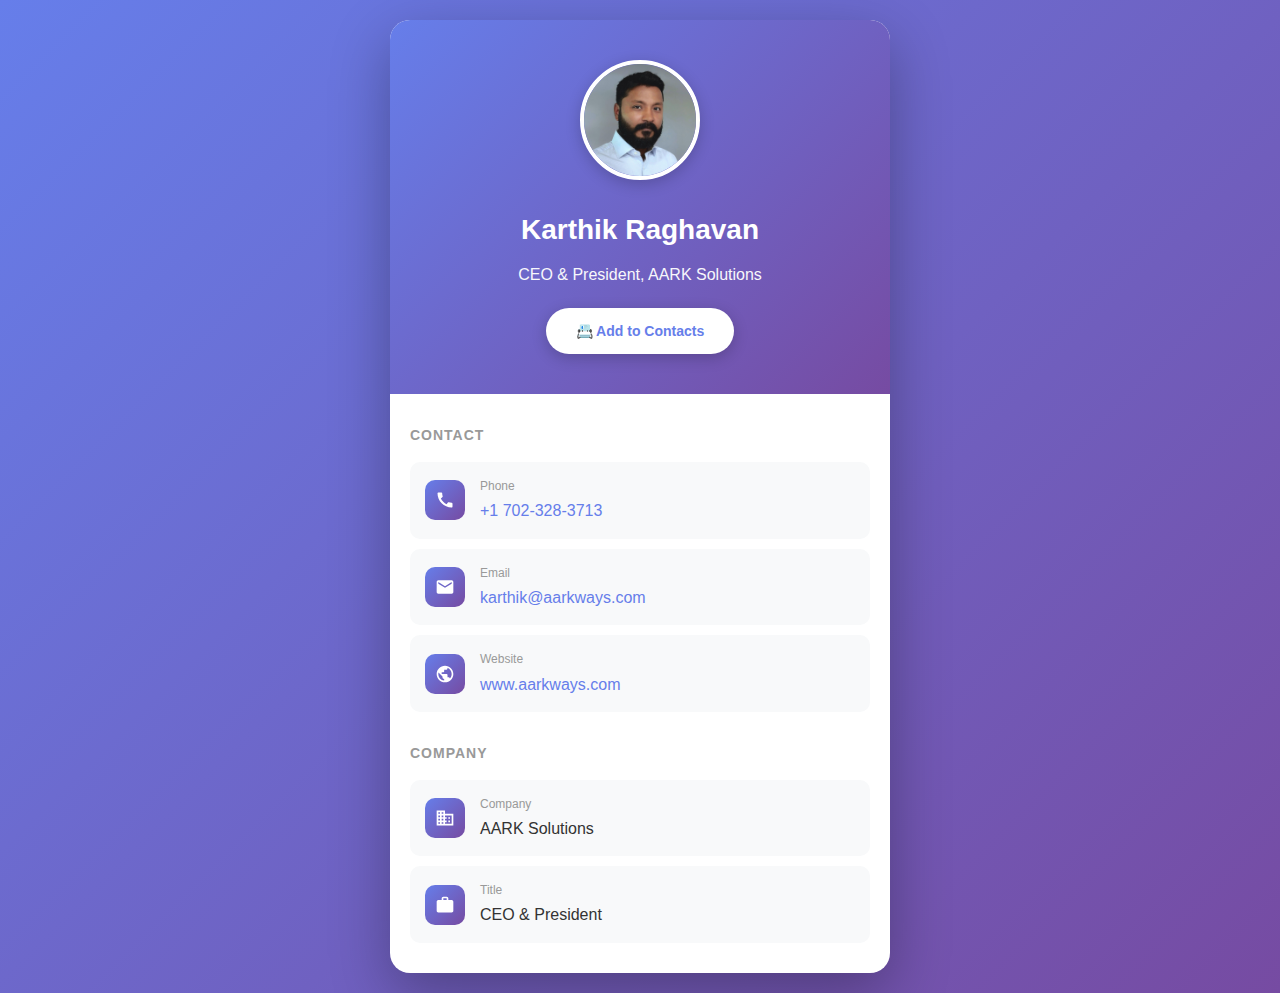
<file: index.html>
<!DOCTYPE html>
<html lang="en">
<head>
    <meta charset="UTF-8">
    <meta name="viewport" content="width=device-width, initial-scale=1.0">
    <meta name="description" content="Karthik Raghavan - CEO & President, AARK Solutions">
    <title>Karthik Raghavan | Contact Card</title>
    <style>
        * {
            margin: 0;
            padding: 0;
            box-sizing: border-box;
        }

        body {
            font-family: -apple-system, BlinkMacSystemFont, 'Segoe UI', Roboto, 'Helvetica Neue', Arial, sans-serif;
            background: linear-gradient(135deg, #667eea 0%, #764ba2 100%);
            min-height: 100vh;
            display: flex;
            justify-content: center;
            align-items: center;
            padding: 20px;
            line-height: 1.6;
        }

        .card {
            background: white;
            border-radius: 20px;
            box-shadow: 0 20px 60px rgba(0, 0, 0, 0.3);
            max-width: 500px;
            width: 100%;
            overflow: hidden;
            animation: slideUp 0.5s ease-out;
        }

        @keyframes slideUp {
            from {
                opacity: 0;
                transform: translateY(30px);
            }
            to {
                opacity: 1;
                transform: translateY(0);
            }
        }

        .card-header {
            background: linear-gradient(135deg, #667eea 0%, #764ba2 100%);
            padding: 40px 20px;
            text-align: center;
            color: white;
        }

        .profile-image {
            width: 120px;
            height: 120px;
            border-radius: 50%;
            border: 4px solid white;
            object-fit: cover;
            margin-bottom: 20px;
            box-shadow: 0 4px 15px rgba(0, 0, 0, 0.2);
        }

        .card-header h1 {
            font-size: 28px;
            font-weight: 700;
            margin-bottom: 10px;
        }

        .card-header .title {
            font-size: 16px;
            opacity: 0.95;
            font-weight: 400;
        }

        .add-contact-btn {
            display: inline-block;
            margin-top: 20px;
            padding: 12px 30px;
            background: white;
            color: #667eea;
            text-decoration: none;
            border-radius: 25px;
            font-weight: 600;
            font-size: 14px;
            transition: all 0.3s ease;
            box-shadow: 0 4px 15px rgba(0, 0, 0, 0.2);
        }

        .add-contact-btn:hover {
            transform: translateY(-2px);
            box-shadow: 0 6px 20px rgba(0, 0, 0, 0.3);
        }

        .add-contact-btn:active {
            transform: translateY(0);
        }

        .card-body {
            padding: 30px 20px;
        }

        .section {
            margin-bottom: 30px;
        }

        .section:last-child {
            margin-bottom: 0;
        }

        .section-title {
            font-size: 14px;
            text-transform: uppercase;
            letter-spacing: 1px;
            color: #999;
            margin-bottom: 15px;
            font-weight: 600;
        }

        .contact-item {
            display: flex;
            align-items: center;
            padding: 15px;
            margin-bottom: 10px;
            background: #f8f9fa;
            border-radius: 10px;
            transition: all 0.3s ease;
        }

        .contact-item:hover {
            background: #e9ecef;
            transform: translateX(5px);
        }

        .contact-item:last-child {
            margin-bottom: 0;
        }

        .contact-icon {
            width: 40px;
            height: 40px;
            background: linear-gradient(135deg, #667eea 0%, #764ba2 100%);
            border-radius: 10px;
            display: flex;
            align-items: center;
            justify-content: center;
            margin-right: 15px;
            flex-shrink: 0;
        }

        .contact-icon svg {
            width: 20px;
            height: 20px;
            fill: white;
        }

        .contact-details {
            flex: 1;
            min-width: 0;
        }

        .contact-label {
            font-size: 12px;
            color: #999;
            margin-bottom: 2px;
        }

        .contact-value {
            font-size: 16px;
            color: #333;
            font-weight: 500;
            word-break: break-all;
        }

        .contact-value a {
            color: #667eea;
            text-decoration: none;
        }

        .contact-value a:hover {
            text-decoration: underline;
        }

        @media (max-width: 480px) {
            .card-header h1 {
                font-size: 24px;
            }

            .card-header .title {
                font-size: 14px;
            }

            .profile-image {
                width: 100px;
                height: 100px;
            }

            .contact-value {
                font-size: 14px;
            }

            .card-body {
                padding: 25px 15px;
            }
        }

        /* iOS safe area support */
        @supports (padding: max(0px)) {
            body {
                padding-left: max(20px, env(safe-area-inset-left));
                padding-right: max(20px, env(safe-area-inset-right));
            }
        }
    </style>
</head>
<body>
    <div class="card">
        <div class="card-header">
            <img src="profile.jpg" alt="Karthik Raghavan" class="profile-image">
            <h1>Karthik Raghavan</h1>
            <p class="title">CEO & President, AARK Solutions</p>
            <a href="Karthik Raghavan.vcf" class="add-contact-btn" download>
                📇 Add to Contacts
            </a>
        </div>

        <div class="card-body">
            <div class="section">
                <h2 class="section-title">Contact</h2>
                
                <div class="contact-item">
                    <div class="contact-icon">
                        <svg xmlns="http://www.w3.org/2000/svg" viewBox="0 0 24 24">
                            <path d="M20.01 15.38c-1.23 0-2.42-.2-3.53-.56-.35-.12-.74-.03-1.01.24l-1.57 1.97c-2.83-1.35-5.48-3.9-6.89-6.83l1.95-1.66c.27-.28.35-.67.24-1.02-.37-1.11-.56-2.3-.56-3.53 0-.54-.45-.99-.99-.99H4.19C3.65 3 3 3.24 3 3.99 3 13.28 10.73 21 20.01 21c.71 0 .99-.63.99-1.18v-3.45c0-.54-.45-.99-.99-.99z"/>
                        </svg>
                    </div>
                    <div class="contact-details">
                        <div class="contact-label">Phone</div>
                        <div class="contact-value"><a href="tel:+17023283713">+1 702-328-3713</a></div>
                    </div>
                </div>

                <div class="contact-item">
                    <div class="contact-icon">
                        <svg xmlns="http://www.w3.org/2000/svg" viewBox="0 0 24 24">
                            <path d="M20 4H4c-1.1 0-1.99.9-1.99 2L2 18c0 1.1.9 2 2 2h16c1.1 0 2-.9 2-2V6c0-1.1-.9-2-2-2zm0 4l-8 5-8-5V6l8 5 8-5v2z"/>
                        </svg>
                    </div>
                    <div class="contact-details">
                        <div class="contact-label">Email</div>
                        <div class="contact-value"><a href="mailto:karthik@aarkways.com">karthik@aarkways.com</a></div>
                    </div>
                </div>

                <div class="contact-item">
                    <div class="contact-icon">
                        <svg xmlns="http://www.w3.org/2000/svg" viewBox="0 0 24 24">
                            <path d="M12 2C6.48 2 2 6.48 2 12s4.48 10 10 10 10-4.48 10-10S17.52 2 12 2zm-1 17.93c-3.95-.49-7-3.85-7-7.93 0-.62.08-1.21.21-1.79L9 15v1c0 1.1.9 2 2 2v1.93zm6.9-2.54c-.26-.81-1-1.39-1.9-1.39h-1v-3c0-.55-.45-1-1-1H8v-2h2c.55 0 1-.45 1-1V7h2c1.1 0 2-.9 2-2v-.41c2.93 1.19 5 4.06 5 7.41 0 2.08-.8 3.97-2.1 5.39z"/>
                        </svg>
                    </div>
                    <div class="contact-details">
                        <div class="contact-label">Website</div>
                        <div class="contact-value"><a href="https://www.aarkways.com" target="_blank">www.aarkways.com</a></div>
                    </div>
                </div>
            </div>

            <div class="section">
                <h2 class="section-title">Company</h2>
                
                <div class="contact-item">
                    <div class="contact-icon">
                        <svg xmlns="http://www.w3.org/2000/svg" viewBox="0 0 24 24">
                            <path d="M12 7V3H2v18h20V7H12zM6 19H4v-2h2v2zm0-4H4v-2h2v2zm0-4H4V9h2v2zm0-4H4V5h2v2zm4 12H8v-2h2v2zm0-4H8v-2h2v2zm0-4H8V9h2v2zm0-4H8V5h2v2zm10 12h-8v-2h2v-2h-2v-2h2v-2h-2V9h8v10zm-2-8h-2v2h2v-2zm0 4h-2v2h2v-2z"/>
                        </svg>
                    </div>
                    <div class="contact-details">
                        <div class="contact-label">Company</div>
                        <div class="contact-value">AARK Solutions</div>
                    </div>
                </div>

                <div class="contact-item">
                    <div class="contact-icon">
                        <svg xmlns="http://www.w3.org/2000/svg" viewBox="0 0 24 24">
                            <path d="M20 6h-4V4c0-1.11-.89-2-2-2h-4c-1.11 0-2 .89-2 2v2H4c-1.11 0-1.99.89-1.99 2L2 19c0 1.11.89 2 2 2h16c1.11 0 2-.89 2-2V8c0-1.11-.89-2-2-2zm-6 0h-4V4h4v2z"/>
                        </svg>
                    </div>
                    <div class="contact-details">
                        <div class="contact-label">Title</div>
                        <div class="contact-value">CEO & President</div>
                    </div>
                </div>
            </div>
        </div>
    </div>
</body>
</html>
</file>
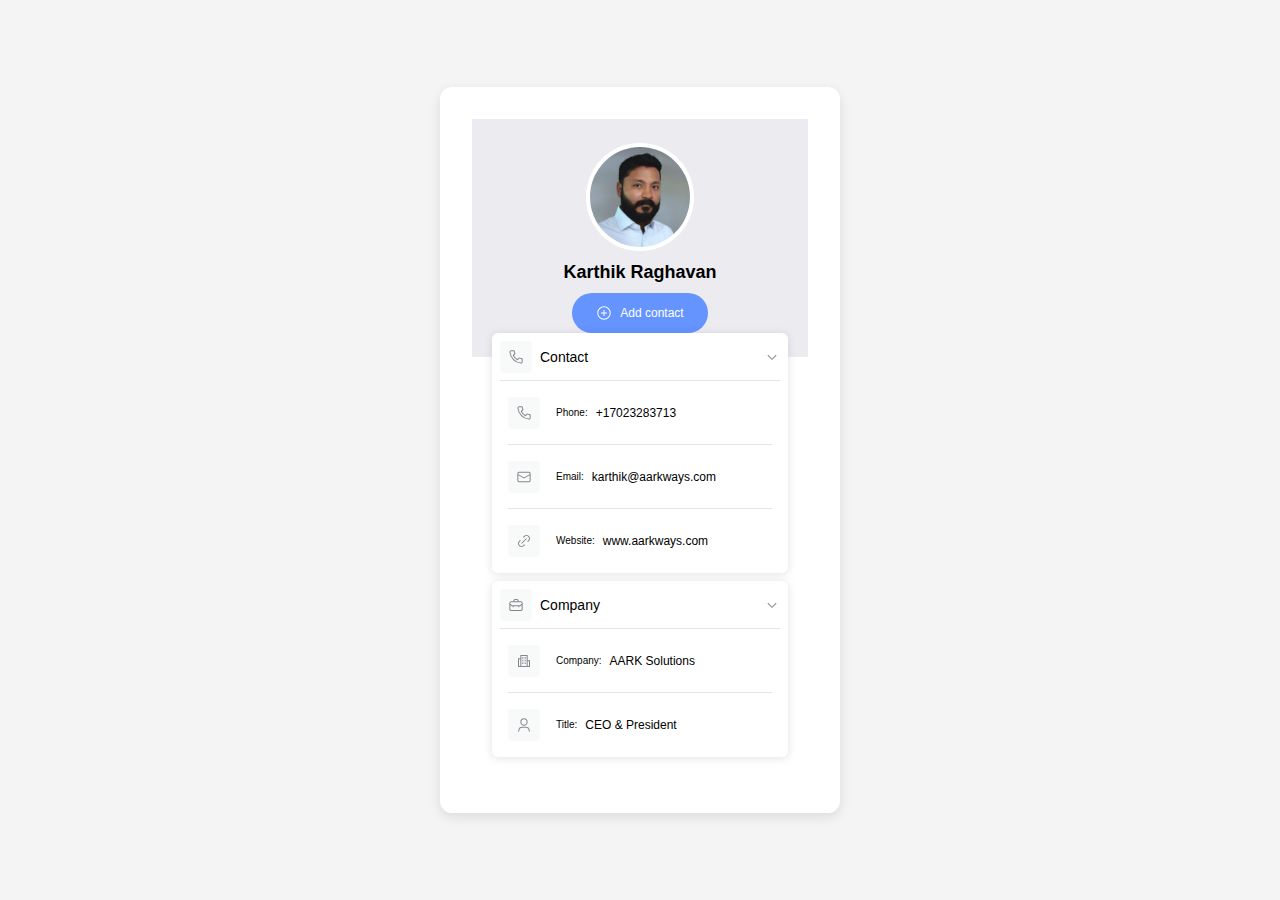
<file: Index.html>
<!DOCTYPE html>
<html lang="en">
<head>
  <meta charset="UTF-8" />
  <meta name="viewport" content="width=device-width, initial-scale=1.0" />
  <title>Karthik Raghavan | Contact Card</title>
  <link rel="stylesheet" href="style.css" />
  <link rel="stylesheet" href="style1.css" />
  <link rel="stylesheet" href="style2.css" />
  <link rel="stylesheet" href="style3.css" />
</head>
<body>
	<!--<div class="px-5 pb-6 pt-7 transition-colors word-break-fix" style="background-color:#ECECF0">
		<div class="m-auto flex size-[6.25rem] items-center justify-center overflow-hidden rounded-full bg-white ring-4 ring-white">
			<img src="profile.jpg" alt="Contact image" class="size-[100px] object-cover">
		</div>
		<h4 class="type-heading-4 mt-3 break-words text-center font-semibold transition-colors" style="color:black">Karthik Raghavan</h4>
			<a href="https://myqrcode.mobi/api-v1/common/qr-codes/vcard/37631128" class="type-body-caption mx-auto mt-2 flex h-10 w-fit items-center gap-2 rounded-full px-6 text-white transition-colors" style="background-color:#6594FF;color:white">
			<svg viewBox="0 0 24 24" xmlns="http://www.w3.org/2000/svg" width="24" height="24" fill="none" class="size-4">
				<path fill="currentColor" fill-rule="evenodd" d="M2 12C2 6.485 6.485 2 12 2s10 4.485 10 10-4.485 10-10 10S2 17.515 2 12m1.5 0c0 4.685 3.815 8.5 8.5 8.5s8.5-3.815 8.5-8.5-3.815-8.5-8.5-8.5S3.5 7.315 3.5 12m7.75-.75V7.5h1.5v3.75h3.75v1.5h-3.75v3.75h-1.5v-3.75H7.5v-1.5z" clip-rule="evenodd">
				</path>
			</svg>Add contact</a>
		</div>
	</div>-->
  <div class="card">
    <!--<img src="aark-logo.png" alt="AARK Logo" class="logo" />
    <img src="profile.jpg" alt="Karthik Raghavan" class="profile" />
    <h1>Karthik Raghavan</h1>
    <p>Principal Consultant<br>Casino Tech Integrations</p>-->
	<div class="px-5 pb-6 pt-7 transition-colors word-break-fix flex-col" style="background-color:#ECECF0">
		<div class="m-auto flex size-[6.25rem] items-center justify-center overflow-hidden rounded-full bg-white ring-4 ring-white">
			<img src="profile.jpg" alt="Contact image" class="size-[100px] object-cover">
		</div>
		<h4 class="type-heading-4 mt-3 break-words text-center font-semibold transition-colors" style="color:black">Karthik Raghavan</h4>
			<a href="Karthik Raghavan.vcf" class="type-body-caption mx-auto mt-2 flex h-10 w-fit items-center gap-2 rounded-full px-6 text-white transition-colors" style="background-color:#6594FF;color:white">
			<svg viewBox="0 0 24 24" xmlns="http://www.w3.org/2000/svg" width="24" height="24" fill="none" class="size-4">
				<path fill="currentColor" fill-rule="evenodd" d="M2 12C2 6.485 6.485 2 12 2s10 4.485 10 10-4.485 10-10 10S2 17.515 2 12m1.5 0c0 4.685 3.815 8.5 8.5 8.5s8.5-3.815 8.5-8.5-3.815-8.5-8.5-8.5S3.5 7.315 3.5 12m7.75-.75V7.5h1.5v3.75h3.75v1.5h-3.75v3.75h-1.5v-3.75H7.5v-1.5z" clip-rule="evenodd">
				</path>
			</svg>Add contact</a>
		</div>
		<!--start KR copy-->
	<div class="mx-auto -mt-6 mb-6 flex max-w-qr-screen-constrained flex-col gap-2 px-5" data-orientation="vertical"><div data-state="open" data-orientation="vertical" class="group rounded-6 bg-white shadow-generator"><button type="button" aria-controls="radix-:R2qakvffeqkva:" aria-expanded="true" data-state="open" data-orientation="vertical" id="radix-:Rqakvffeqkva:" class="type-body-small flex w-full items-center justify-between gap-2 p-2 transition-colors [&amp;[data-state=open]&gt;svg]:rotate-90" data-radix-collection-item=""><div class="flex items-center gap-2 text-left"><div class="flex size-8 shrink-0 items-center justify-center rounded-4 bg-light-grey-70 text-grey"><svg viewBox="0 0 24 24" xmlns="http://www.w3.org/2000/svg" width="24" height="24" fill="none" class="size-4"><path fill="currentColor" d="M19.275 21.885q-.157.001-.315-.02A19.17 19.17 0 0 1 2.135 5.04c-.09-.76.15-1.53.665-2.11C3.325 2.34 4.08 2 4.87 2h3.995c.565 0 1.06.38 1.21.925l.99 3.69c.115.43-.01.895-.325 1.21l-1.91 1.91a14.4 14.4 0 0 0 5.44 5.44l1.91-1.91c.315-.315.775-.44 1.21-.325l3.69.99c.545.145.925.645.925 1.21v3.995c0 .79-.34 1.545-.93 2.07a2.7 2.7 0 0 1-1.795.685zM4.87 3.5c-.36 0-.705.155-.945.425-.235.265-.34.595-.3.94a17.664 17.664 0 0 0 15.51 15.51c.34.04.675-.065.94-.3.27-.24.425-.585.425-.945v-3.805l-3.365-.9-2.59 2.59-.485-.25A15.9 15.9 0 0 1 7.235 9.94l-.25-.485 2.59-2.59-.9-3.365z"></path></svg></div>Contact</div><svg viewBox="0 0 24 24" xmlns="http://www.w3.org/2000/svg" width="24" height="24" fill="none" class="size-4 text-grey transition-transform duration-200"><path fill="currentColor" d="m9.78 18.78-1.06-1.06L14.44 12 8.72 6.28l1.06-1.06 5.895 5.895c.485.485.485 1.28 0 1.77z"></path></svg></button><div class="border-b border-border-grey-50 -mt-px ml-2 w-[calc(100%_-_theme(spacing.4))] transition-opacity group-data-[state=closed]:opacity-0"></div><div data-state="open" id="radix-:R2qakvffeqkva:" role="region" aria-labelledby="radix-:Rqakvffeqkva:" data-orientation="vertical" style="--radix-accordion-content-height: var(--radix-collapsible-content-height); --radix-accordion-content-width: var(--radix-collapsible-content-width); --radix-collapsible-content-width: 750px;"><div class="overflow-hidden" style="height: auto;"><div class="p-4"><ul class="flex flex-col gap-4"><li><ul class="flex flex-col gap-4"><li class="flex items-center gap-4"><div class="flex size-8 shrink-0 items-center justify-center rounded-4 bg-light-grey-70 text-grey"><svg viewBox="0 0 24 24" xmlns="http://www.w3.org/2000/svg" width="24" height="24" fill="none" class="size-4"><path fill="currentColor" d="M19.275 21.885q-.157.001-.315-.02A19.17 19.17 0 0 1 2.135 5.04c-.09-.76.15-1.53.665-2.11C3.325 2.34 4.08 2 4.87 2h3.995c.565 0 1.06.38 1.21.925l.99 3.69c.115.43-.01.895-.325 1.21l-1.91 1.91a14.4 14.4 0 0 0 5.44 5.44l1.91-1.91c.315-.315.775-.44 1.21-.325l3.69.99c.545.145.925.645.925 1.21v3.995c0 .79-.34 1.545-.93 2.07a2.7 2.7 0 0 1-1.795.685zM4.87 3.5c-.36 0-.705.155-.945.425-.235.265-.34.595-.3.94a17.664 17.664 0 0 0 15.51 15.51c.34.04.675-.065.94-.3.27-.24.425-.585.425-.945v-3.805l-3.365-.9-2.59 2.59-.485-.25A15.9 15.9 0 0 1 7.235 9.94l-.25-.485 2.59-2.59-.9-3.365z"></path></svg></div><div class="flex flex-col word-break-fix tablet:flex-row tablet:items-center tablet:gap-2"><label class="whitespace-nowrap text-10 leading-[20px]">Phone:</label><a href="tel:+17023283713" title="+17023283713" class="type-body-caption w-full break-words">+17023283713</a></div></li></ul></li><div class="border-b border-border-grey-50 -mt-px"></div><li><ul class="flex flex-col gap-4"><li class="flex items-center gap-4"><div class="flex size-8 shrink-0 items-center justify-center rounded-4 bg-light-grey-70 text-grey"><svg viewBox="0 0 24 24" xmlns="http://www.w3.org/2000/svg" width="24" height="24" fill="none" class="size-4"><path fill="currentColor" d="M19.25 4H4.75A2.755 2.755 0 0 0 2 6.75v10.5A2.755 2.755 0 0 0 4.75 20h14.5A2.755 2.755 0 0 0 22 17.25V6.75A2.755 2.755 0 0 0 19.25 4M4.75 5.5h14.5c.69 0 1.25.56 1.25 1.25v.975l-8.5 4.91-8.5-4.91V6.75c0-.69.56-1.25 1.25-1.25m14.5 13H4.75c-.69 0-1.25-.56-1.25-1.25V9.46l8.5 4.91 8.5-4.91v7.79c0 .69-.56 1.25-1.25 1.25"></path></svg></div><div class="flex flex-col word-break-fix tablet:flex-row tablet:items-center tablet:gap-2"><label class="whitespace-nowrap text-10 leading-[20px]">Email:</label><a href="mailto:karthik@aarkways.com" title="karthik@aarkways.com" class="type-body-caption w-full break-words">karthik@aarkways.com</a></div></li></ul></li><div class="border-b border-border-grey-50 -mt-px"></div><li><ul class="flex flex-col gap-4"><li class="flex items-center gap-4"><div class="flex size-8 shrink-0 items-center justify-center rounded-4 bg-light-grey-70 text-grey"><svg viewBox="0 0 24 24" xmlns="http://www.w3.org/2000/svg" width="24" height="24" fill="none" class="size-4"><path fill="currentColor" fill-rule="evenodd" d="m17.895 13.53-1.06-1.06 1.57-1.57c.71-.71 1.1-1.65 1.1-2.65s-.39-1.945-1.1-2.65a3.743 3.743 0 0 0-5.3 0l-1.57 1.57-1.06-1.06 1.57-1.57A5.22 5.22 0 0 1 15.755 3a5.2 5.2 0 0 1 3.71 1.54 5.22 5.22 0 0 1 1.54 3.71 5.2 5.2 0 0 1-1.54 3.71zm-2.677-5.808-7.499 7.499 1.06 1.06 7.5-7.498zM4.54 19.46A5.2 5.2 0 0 0 8.25 21c1.4 0 2.72-.55 3.71-1.54l1.57-1.57-1.06-1.06-1.57 1.57a3.743 3.743 0 0 1-5.3 0 3.71 3.71 0 0 1-1.1-2.65c0-1 .39-1.94 1.1-2.65l1.57-1.57-1.06-1.06-1.57 1.57A5.2 5.2 0 0 0 3 15.75c0 1.4.55 2.72 1.54 3.71" clip-rule="evenodd"></path></svg></div><div class="flex flex-col word-break-fix tablet:flex-row tablet:items-center tablet:gap-2"><label class="whitespace-nowrap text-10 leading-[20px]">Website:</label><a href="https://www.aarkways.com" class="type-body-caption w-full break-words">www.aarkways.com</a></div></li></ul></li></ul></div></div></div></div><div data-state="open" data-orientation="vertical" class="group rounded-6 bg-white shadow-generator"><button type="button" aria-controls="radix-:R3aakvffeqkva:" aria-expanded="true" data-state="open" data-orientation="vertical" id="radix-:R1aakvffeqkva:" class="type-body-small flex w-full items-center justify-between gap-2 p-2 transition-colors [&amp;[data-state=open]&gt;svg]:rotate-90" data-radix-collection-item=""><div class="flex items-center gap-2 text-left"><div class="flex size-8 shrink-0 items-center justify-center rounded-4 bg-light-grey-70 text-grey"><svg viewBox="0 0 24 24" xmlns="http://www.w3.org/2000/svg" width="24" height="24" fill="none" class="size-4"><path fill="currentColor" d="M19.25 6.5H16v-.75A2.755 2.755 0 0 0 13.25 3h-2.5A2.755 2.755 0 0 0 8 5.75v.75H4.75A2.755 2.755 0 0 0 2 9.25v9A2.755 2.755 0 0 0 4.75 21h14.5A2.755 2.755 0 0 0 22 18.25v-9a2.755 2.755 0 0 0-2.75-2.75M9.5 5.75c0-.69.56-1.25 1.25-1.25h2.5c.69 0 1.25.56 1.25 1.25v.75h-5zM4.75 8h14.5c.69 0 1.25.56 1.25 1.25v.69l-2.56 2.56H6.06L3.5 9.94v-.69C3.5 8.56 4.06 8 4.75 8m14.5 11.5H4.75c-.69 0-1.25-.56-1.25-1.25v-6.19L5.44 14H7v1.5h1.5V14h7v1.5H17V14h1.56l1.94-1.94v6.19c0 .69-.56 1.25-1.25 1.25"></path></svg></div>Company</div><svg viewBox="0 0 24 24" xmlns="http://www.w3.org/2000/svg" width="24" height="24" fill="none" class="size-4 text-grey transition-transform duration-200"><path fill="currentColor" d="m9.78 18.78-1.06-1.06L14.44 12 8.72 6.28l1.06-1.06 5.895 5.895c.485.485.485 1.28 0 1.77z"></path></svg></button><div class="border-b border-border-grey-50 -mt-px ml-2 w-[calc(100%_-_theme(spacing.4))] transition-opacity group-data-[state=closed]:opacity-0"></div><div data-state="open" id="radix-:R3aakvffeqkva:" role="region" aria-labelledby="radix-:R1aakvffeqkva:" data-orientation="vertical" style="--radix-accordion-content-height: var(--radix-collapsible-content-height); --radix-accordion-content-width: var(--radix-collapsible-content-width); --radix-collapsible-content-width: 750px;"><div class="overflow-hidden" style="height: auto;"><div class="p-4"><ul class="flex flex-col gap-4"><li><ul class="flex flex-col gap-4"><li class="flex items-center gap-4"><div class="flex size-8 shrink-0 items-center justify-center rounded-4 bg-light-grey-70 text-grey"><svg viewBox="0 0 24 24" xmlns="http://www.w3.org/2000/svg" width="24" height="24" fill="none" class="size-4"><path fill="currentColor" fill-rule="evenodd" d="M17.5 11V3h-11v5H3v13h18V11zm-11 8.5h-2v-10h2zm9.5 0H8v-15h8zm3.5 0h-2v-7h2zM11 6H9.5v2.5H11zm2 0h1.5v2.5H13zm-2 4H9.5v2.5H11zm2 0h1.5v2.5H13zm-2 4H9.5v2.5H11zm2 0h1.5v2.5H13z" clip-rule="evenodd"></path></svg></div><div class="flex flex-col word-break-fix tablet:flex-row tablet:items-center tablet:gap-2"><label class="whitespace-nowrap text-10 leading-[20px]">Company:</label><span class="type-body-caption w-full break-words">AARK Solutions</span></div></li></ul></li><div class="border-b border-border-grey-50 -mt-px"></div><li><ul class="flex flex-col gap-4"><li class="flex items-center gap-4"><div class="flex size-8 shrink-0 items-center justify-center rounded-4 bg-light-grey-70 text-grey"><svg viewBox="0 0 24 24" xmlns="http://www.w3.org/2000/svg" width="24" height="24" fill="none" class="size-4"><path fill="currentColor" fill-rule="evenodd" d="M6.5 7.5c0 3.035 2.465 5.5 5.5 5.5s5.5-2.465 5.5-5.5S15.035 2 12 2a5.503 5.503 0 0 0-5.5 5.5m1.5 0c0-2.205 1.795-4 4-4s4 1.795 4 4-1.795 4-4 4-4-1.795-4-4m10.57 10.91 1.015 3.785 1.45-.39-1.015-3.785a4.76 4.76 0 0 0-4.59-3.52H8.57a4.75 4.75 0 0 0-4.59 3.52l-1.015 3.785 1.45.39L5.43 18.41A3.25 3.25 0 0 1 8.57 16h6.86c1.47 0 2.76.99 3.14 2.41" clip-rule="evenodd"></path></svg></div><div class="flex flex-col word-break-fix tablet:flex-row tablet:items-center tablet:gap-2"><label class="whitespace-nowrap text-10 leading-[20px]">Title:</label><span class="type-body-caption w-full break-words">CEO &amp; President</span></div></li></ul></li></ul></div></div></div></div></div>
    <!--end KR copy-->
	</div>
	
  </div>
</body>
</html>
</file>
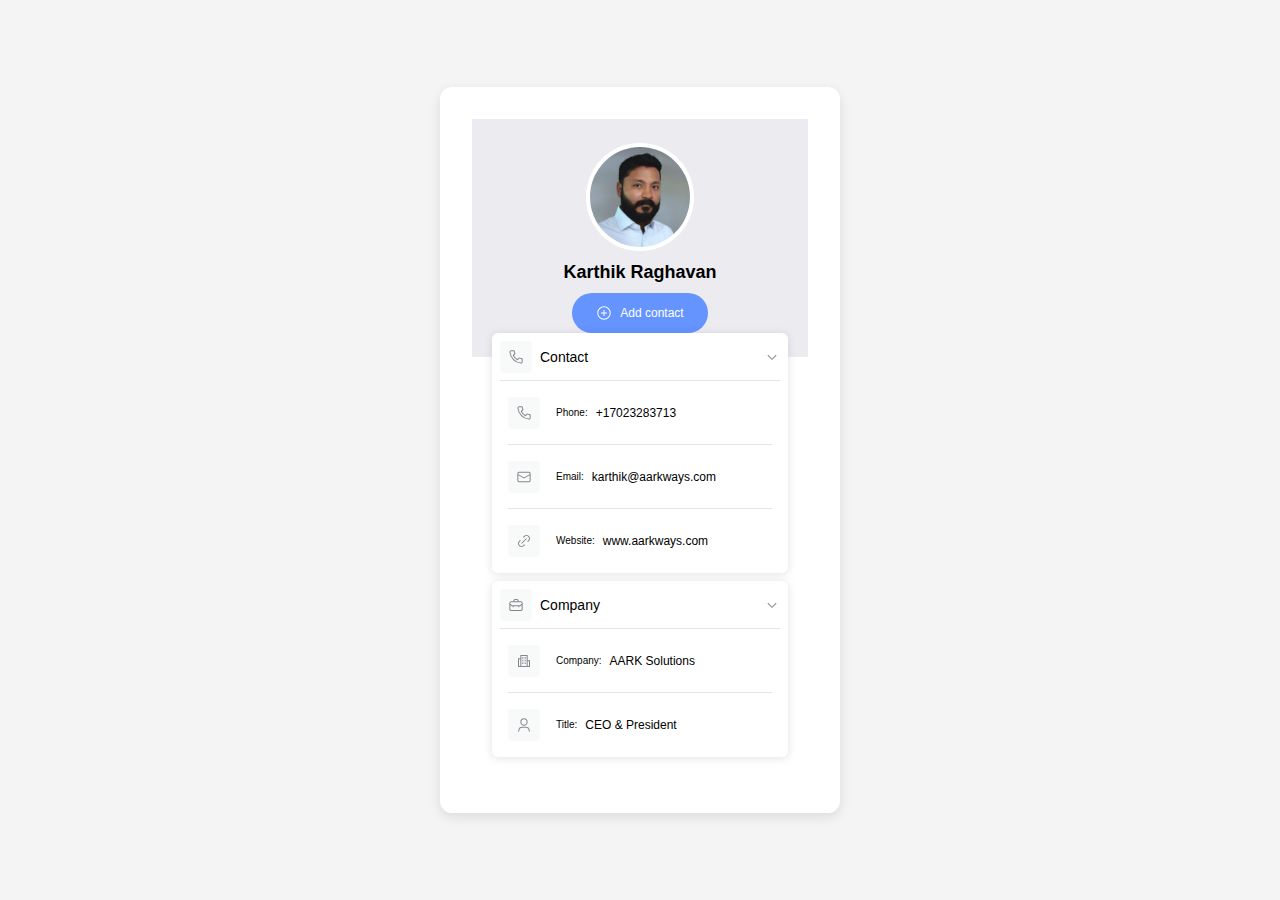
<file: indexold.html>
<!DOCTYPE html>
<html lang="en">
<head>
  <meta charset="UTF-8" />
  <meta name="viewport" content="width=device-width, initial-scale=1.0" />
  <title>Karthik Raghavan | Contact Card</title>
  <link rel="stylesheet" href="style.css" />
  <link rel="stylesheet" href="style1.css" />
  <link rel="stylesheet" href="style2.css" />
  <link rel="stylesheet" href="style3.css" />
</head>
<body>
	<!--<div class="px-5 pb-6 pt-7 transition-colors word-break-fix" style="background-color:#ECECF0">
		<div class="m-auto flex size-[6.25rem] items-center justify-center overflow-hidden rounded-full bg-white ring-4 ring-white">
			<img src="profile.jpg" alt="Contact image" class="size-[100px] object-cover">
		</div>
		<h4 class="type-heading-4 mt-3 break-words text-center font-semibold transition-colors" style="color:black">Karthik Raghavan</h4>
			<a href="https://myqrcode.mobi/api-v1/common/qr-codes/vcard/37631128" class="type-body-caption mx-auto mt-2 flex h-10 w-fit items-center gap-2 rounded-full px-6 text-white transition-colors" style="background-color:#6594FF;color:white">
			<svg viewBox="0 0 24 24" xmlns="http://www.w3.org/2000/svg" width="24" height="24" fill="none" class="size-4">
				<path fill="currentColor" fill-rule="evenodd" d="M2 12C2 6.485 6.485 2 12 2s10 4.485 10 10-4.485 10-10 10S2 17.515 2 12m1.5 0c0 4.685 3.815 8.5 8.5 8.5s8.5-3.815 8.5-8.5-3.815-8.5-8.5-8.5S3.5 7.315 3.5 12m7.75-.75V7.5h1.5v3.75h3.75v1.5h-3.75v3.75h-1.5v-3.75H7.5v-1.5z" clip-rule="evenodd">
				</path>
			</svg>Add contact</a>
		</div>
	</div>-->
  <div class="card">
    <!--<img src="aark-logo.png" alt="AARK Logo" class="logo" />
    <img src="profile.jpg" alt="Karthik Raghavan" class="profile" />
    <h1>Karthik Raghavan</h1>
    <p>Principal Consultant<br>Casino Tech Integrations</p>-->
	<div class="px-5 pb-6 pt-7 transition-colors word-break-fix flex-col" style="background-color:#ECECF0">
		<div class="m-auto flex size-[6.25rem] items-center justify-center overflow-hidden rounded-full bg-white ring-4 ring-white">
			<img src="profile.jpg" alt="Contact image" class="size-[100px] object-cover">
		</div>
		<h4 class="type-heading-4 mt-3 break-words text-center font-semibold transition-colors" style="color:black">Karthik Raghavan</h4>
			<a href="Karthik Raghavan.vcf" class="type-body-caption mx-auto mt-2 flex h-10 w-fit items-center gap-2 rounded-full px-6 text-white transition-colors" style="background-color:#6594FF;color:white">
			<svg viewBox="0 0 24 24" xmlns="http://www.w3.org/2000/svg" width="24" height="24" fill="none" class="size-4">
				<path fill="currentColor" fill-rule="evenodd" d="M2 12C2 6.485 6.485 2 12 2s10 4.485 10 10-4.485 10-10 10S2 17.515 2 12m1.5 0c0 4.685 3.815 8.5 8.5 8.5s8.5-3.815 8.5-8.5-3.815-8.5-8.5-8.5S3.5 7.315 3.5 12m7.75-.75V7.5h1.5v3.75h3.75v1.5h-3.75v3.75h-1.5v-3.75H7.5v-1.5z" clip-rule="evenodd">
				</path>
			</svg>Add contact</a>
		</div>
		<!--start KR copy-->
	<div class="mx-auto -mt-6 mb-6 flex max-w-qr-screen-constrained flex-col gap-2 px-5" data-orientation="vertical"><div data-state="open" data-orientation="vertical" class="group rounded-6 bg-white shadow-generator"><button type="button" aria-controls="radix-:R2qakvffeqkva:" aria-expanded="true" data-state="open" data-orientation="vertical" id="radix-:Rqakvffeqkva:" class="type-body-small flex w-full items-center justify-between gap-2 p-2 transition-colors [&amp;[data-state=open]&gt;svg]:rotate-90" data-radix-collection-item=""><div class="flex items-center gap-2 text-left"><div class="flex size-8 shrink-0 items-center justify-center rounded-4 bg-light-grey-70 text-grey"><svg viewBox="0 0 24 24" xmlns="http://www.w3.org/2000/svg" width="24" height="24" fill="none" class="size-4"><path fill="currentColor" d="M19.275 21.885q-.157.001-.315-.02A19.17 19.17 0 0 1 2.135 5.04c-.09-.76.15-1.53.665-2.11C3.325 2.34 4.08 2 4.87 2h3.995c.565 0 1.06.38 1.21.925l.99 3.69c.115.43-.01.895-.325 1.21l-1.91 1.91a14.4 14.4 0 0 0 5.44 5.44l1.91-1.91c.315-.315.775-.44 1.21-.325l3.69.99c.545.145.925.645.925 1.21v3.995c0 .79-.34 1.545-.93 2.07a2.7 2.7 0 0 1-1.795.685zM4.87 3.5c-.36 0-.705.155-.945.425-.235.265-.34.595-.3.94a17.664 17.664 0 0 0 15.51 15.51c.34.04.675-.065.94-.3.27-.24.425-.585.425-.945v-3.805l-3.365-.9-2.59 2.59-.485-.25A15.9 15.9 0 0 1 7.235 9.94l-.25-.485 2.59-2.59-.9-3.365z"></path></svg></div>Contact</div><svg viewBox="0 0 24 24" xmlns="http://www.w3.org/2000/svg" width="24" height="24" fill="none" class="size-4 text-grey transition-transform duration-200"><path fill="currentColor" d="m9.78 18.78-1.06-1.06L14.44 12 8.72 6.28l1.06-1.06 5.895 5.895c.485.485.485 1.28 0 1.77z"></path></svg></button><div class="border-b border-border-grey-50 -mt-px ml-2 w-[calc(100%_-_theme(spacing.4))] transition-opacity group-data-[state=closed]:opacity-0"></div><div data-state="open" id="radix-:R2qakvffeqkva:" role="region" aria-labelledby="radix-:Rqakvffeqkva:" data-orientation="vertical" style="--radix-accordion-content-height: var(--radix-collapsible-content-height); --radix-accordion-content-width: var(--radix-collapsible-content-width); --radix-collapsible-content-width: 750px;"><div class="overflow-hidden" style="height: auto;"><div class="p-4"><ul class="flex flex-col gap-4"><li><ul class="flex flex-col gap-4"><li class="flex items-center gap-4"><div class="flex size-8 shrink-0 items-center justify-center rounded-4 bg-light-grey-70 text-grey"><svg viewBox="0 0 24 24" xmlns="http://www.w3.org/2000/svg" width="24" height="24" fill="none" class="size-4"><path fill="currentColor" d="M19.275 21.885q-.157.001-.315-.02A19.17 19.17 0 0 1 2.135 5.04c-.09-.76.15-1.53.665-2.11C3.325 2.34 4.08 2 4.87 2h3.995c.565 0 1.06.38 1.21.925l.99 3.69c.115.43-.01.895-.325 1.21l-1.91 1.91a14.4 14.4 0 0 0 5.44 5.44l1.91-1.91c.315-.315.775-.44 1.21-.325l3.69.99c.545.145.925.645.925 1.21v3.995c0 .79-.34 1.545-.93 2.07a2.7 2.7 0 0 1-1.795.685zM4.87 3.5c-.36 0-.705.155-.945.425-.235.265-.34.595-.3.94a17.664 17.664 0 0 0 15.51 15.51c.34.04.675-.065.94-.3.27-.24.425-.585.425-.945v-3.805l-3.365-.9-2.59 2.59-.485-.25A15.9 15.9 0 0 1 7.235 9.94l-.25-.485 2.59-2.59-.9-3.365z"></path></svg></div><div class="flex flex-col word-break-fix tablet:flex-row tablet:items-center tablet:gap-2"><label class="whitespace-nowrap text-10 leading-[20px]">Phone:</label><a href="tel:+17023283713" title="+17023283713" class="type-body-caption w-full break-words">+17023283713</a></div></li></ul></li><div class="border-b border-border-grey-50 -mt-px"></div><li><ul class="flex flex-col gap-4"><li class="flex items-center gap-4"><div class="flex size-8 shrink-0 items-center justify-center rounded-4 bg-light-grey-70 text-grey"><svg viewBox="0 0 24 24" xmlns="http://www.w3.org/2000/svg" width="24" height="24" fill="none" class="size-4"><path fill="currentColor" d="M19.25 4H4.75A2.755 2.755 0 0 0 2 6.75v10.5A2.755 2.755 0 0 0 4.75 20h14.5A2.755 2.755 0 0 0 22 17.25V6.75A2.755 2.755 0 0 0 19.25 4M4.75 5.5h14.5c.69 0 1.25.56 1.25 1.25v.975l-8.5 4.91-8.5-4.91V6.75c0-.69.56-1.25 1.25-1.25m14.5 13H4.75c-.69 0-1.25-.56-1.25-1.25V9.46l8.5 4.91 8.5-4.91v7.79c0 .69-.56 1.25-1.25 1.25"></path></svg></div><div class="flex flex-col word-break-fix tablet:flex-row tablet:items-center tablet:gap-2"><label class="whitespace-nowrap text-10 leading-[20px]">Email:</label><a href="mailto:karthik@aarkways.com" title="karthik@aarkways.com" class="type-body-caption w-full break-words">karthik@aarkways.com</a></div></li></ul></li><div class="border-b border-border-grey-50 -mt-px"></div><li><ul class="flex flex-col gap-4"><li class="flex items-center gap-4"><div class="flex size-8 shrink-0 items-center justify-center rounded-4 bg-light-grey-70 text-grey"><svg viewBox="0 0 24 24" xmlns="http://www.w3.org/2000/svg" width="24" height="24" fill="none" class="size-4"><path fill="currentColor" fill-rule="evenodd" d="m17.895 13.53-1.06-1.06 1.57-1.57c.71-.71 1.1-1.65 1.1-2.65s-.39-1.945-1.1-2.65a3.743 3.743 0 0 0-5.3 0l-1.57 1.57-1.06-1.06 1.57-1.57A5.22 5.22 0 0 1 15.755 3a5.2 5.2 0 0 1 3.71 1.54 5.22 5.22 0 0 1 1.54 3.71 5.2 5.2 0 0 1-1.54 3.71zm-2.677-5.808-7.499 7.499 1.06 1.06 7.5-7.498zM4.54 19.46A5.2 5.2 0 0 0 8.25 21c1.4 0 2.72-.55 3.71-1.54l1.57-1.57-1.06-1.06-1.57 1.57a3.743 3.743 0 0 1-5.3 0 3.71 3.71 0 0 1-1.1-2.65c0-1 .39-1.94 1.1-2.65l1.57-1.57-1.06-1.06-1.57 1.57A5.2 5.2 0 0 0 3 15.75c0 1.4.55 2.72 1.54 3.71" clip-rule="evenodd"></path></svg></div><div class="flex flex-col word-break-fix tablet:flex-row tablet:items-center tablet:gap-2"><label class="whitespace-nowrap text-10 leading-[20px]">Website:</label><a href="https://www.aarkways.com" class="type-body-caption w-full break-words">www.aarkways.com</a></div></li></ul></li></ul></div></div></div></div><div data-state="open" data-orientation="vertical" class="group rounded-6 bg-white shadow-generator"><button type="button" aria-controls="radix-:R3aakvffeqkva:" aria-expanded="true" data-state="open" data-orientation="vertical" id="radix-:R1aakvffeqkva:" class="type-body-small flex w-full items-center justify-between gap-2 p-2 transition-colors [&amp;[data-state=open]&gt;svg]:rotate-90" data-radix-collection-item=""><div class="flex items-center gap-2 text-left"><div class="flex size-8 shrink-0 items-center justify-center rounded-4 bg-light-grey-70 text-grey"><svg viewBox="0 0 24 24" xmlns="http://www.w3.org/2000/svg" width="24" height="24" fill="none" class="size-4"><path fill="currentColor" d="M19.25 6.5H16v-.75A2.755 2.755 0 0 0 13.25 3h-2.5A2.755 2.755 0 0 0 8 5.75v.75H4.75A2.755 2.755 0 0 0 2 9.25v9A2.755 2.755 0 0 0 4.75 21h14.5A2.755 2.755 0 0 0 22 18.25v-9a2.755 2.755 0 0 0-2.75-2.75M9.5 5.75c0-.69.56-1.25 1.25-1.25h2.5c.69 0 1.25.56 1.25 1.25v.75h-5zM4.75 8h14.5c.69 0 1.25.56 1.25 1.25v.69l-2.56 2.56H6.06L3.5 9.94v-.69C3.5 8.56 4.06 8 4.75 8m14.5 11.5H4.75c-.69 0-1.25-.56-1.25-1.25v-6.19L5.44 14H7v1.5h1.5V14h7v1.5H17V14h1.56l1.94-1.94v6.19c0 .69-.56 1.25-1.25 1.25"></path></svg></div>Company</div><svg viewBox="0 0 24 24" xmlns="http://www.w3.org/2000/svg" width="24" height="24" fill="none" class="size-4 text-grey transition-transform duration-200"><path fill="currentColor" d="m9.78 18.78-1.06-1.06L14.44 12 8.72 6.28l1.06-1.06 5.895 5.895c.485.485.485 1.28 0 1.77z"></path></svg></button><div class="border-b border-border-grey-50 -mt-px ml-2 w-[calc(100%_-_theme(spacing.4))] transition-opacity group-data-[state=closed]:opacity-0"></div><div data-state="open" id="radix-:R3aakvffeqkva:" role="region" aria-labelledby="radix-:R1aakvffeqkva:" data-orientation="vertical" style="--radix-accordion-content-height: var(--radix-collapsible-content-height); --radix-accordion-content-width: var(--radix-collapsible-content-width); --radix-collapsible-content-width: 750px;"><div class="overflow-hidden" style="height: auto;"><div class="p-4"><ul class="flex flex-col gap-4"><li><ul class="flex flex-col gap-4"><li class="flex items-center gap-4"><div class="flex size-8 shrink-0 items-center justify-center rounded-4 bg-light-grey-70 text-grey"><svg viewBox="0 0 24 24" xmlns="http://www.w3.org/2000/svg" width="24" height="24" fill="none" class="size-4"><path fill="currentColor" fill-rule="evenodd" d="M17.5 11V3h-11v5H3v13h18V11zm-11 8.5h-2v-10h2zm9.5 0H8v-15h8zm3.5 0h-2v-7h2zM11 6H9.5v2.5H11zm2 0h1.5v2.5H13zm-2 4H9.5v2.5H11zm2 0h1.5v2.5H13zm-2 4H9.5v2.5H11zm2 0h1.5v2.5H13z" clip-rule="evenodd"></path></svg></div><div class="flex flex-col word-break-fix tablet:flex-row tablet:items-center tablet:gap-2"><label class="whitespace-nowrap text-10 leading-[20px]">Company:</label><span class="type-body-caption w-full break-words">AARK Solutions</span></div></li></ul></li><div class="border-b border-border-grey-50 -mt-px"></div><li><ul class="flex flex-col gap-4"><li class="flex items-center gap-4"><div class="flex size-8 shrink-0 items-center justify-center rounded-4 bg-light-grey-70 text-grey"><svg viewBox="0 0 24 24" xmlns="http://www.w3.org/2000/svg" width="24" height="24" fill="none" class="size-4"><path fill="currentColor" fill-rule="evenodd" d="M6.5 7.5c0 3.035 2.465 5.5 5.5 5.5s5.5-2.465 5.5-5.5S15.035 2 12 2a5.503 5.503 0 0 0-5.5 5.5m1.5 0c0-2.205 1.795-4 4-4s4 1.795 4 4-1.795 4-4 4-4-1.795-4-4m10.57 10.91 1.015 3.785 1.45-.39-1.015-3.785a4.76 4.76 0 0 0-4.59-3.52H8.57a4.75 4.75 0 0 0-4.59 3.52l-1.015 3.785 1.45.39L5.43 18.41A3.25 3.25 0 0 1 8.57 16h6.86c1.47 0 2.76.99 3.14 2.41" clip-rule="evenodd"></path></svg></div><div class="flex flex-col word-break-fix tablet:flex-row tablet:items-center tablet:gap-2"><label class="whitespace-nowrap text-10 leading-[20px]">Title:</label><span class="type-body-caption w-full break-words">CEO &amp; President</span></div></li></ul></li></ul></div></div></div></div></div>
    <!--end KR copy-->
	</div>
	
  </div>
</body>
</html>
</file>
<file: style.css>
body {
  font-family: 'Helvetica Neue', sans-serif;
  background-color: #f4f4f4;
  margin: 0;
  padding: 2rem;
  display: flex;
  justify-content: center;
  align-items: center;
  height: 100vh;
}

.card {
  background: white;
  padding: 2rem;
  border-radius: 12px;
  box-shadow: 0 4px 12px rgba(0,0,0,0.1);
  text-align: center;
  max-width: 400px;
  width: 100%;
}

.logo {
  width: 100px;
  margin-bottom: 1rem;
}

.profile {
  width: 100px;
  height: 100px;
  border-radius: 50%;
  object-fit: cover;
  margin-bottom: 1rem;
}

h1 {
  margin: 0.5rem 0;
  font-size: 1.5rem;
}

p {
  margin: 0.5rem 0 1.5rem;
  color: #555;
}

.contact-buttons a {
  display: block;
  margin: 0.5rem 0;
  text-decoration: none;
  color: white;
  background: #0077cc;
  padding: 0.75rem;
  border-radius: 8px;
  transition: background 0.3s ease;
}

.contact-buttons a:hover {
  background: #005fa3;
}
</file>
<file: style1.css>
:root{--react-pdf-annotation-layer:1;--annotation-unfocused-field-background:url("data:image/svg+xml;charset=UTF-8,<svg width='1px' height='1px' xmlns='http://www.w3.org/2000/svg'><rect width='100%' height='100%' style='fill:rgba(0, 54, 255, 0.13);'/></svg>");--input-focus-border-color:Highlight;--input-focus-outline:1px solid Canvas;--input-unfocused-border-color:transparent;--input-disabled-border-color:transparent;--input-hover-border-color:#000;--link-outline:none}@media screen and (forced-colors:active){:root{--input-focus-border-color:CanvasText;--input-unfocused-border-color:ActiveText;--input-disabled-border-color:GrayText;--input-hover-border-color:Highlight;--link-outline:1.5px solid LinkText}.annotationLayer .buttonWidgetAnnotation:is(.checkBox,.radioButton) input:required,.annotationLayer .choiceWidgetAnnotation select:required,.annotationLayer .textWidgetAnnotation :is(input,textarea):required{outline:1.5px solid selectedItem}.annotationLayer .linkAnnotation:hover{-webkit-backdrop-filter:invert(100%);backdrop-filter:invert(100%)}}.annotationLayer{position:absolute;top:0;left:0;pointer-events:none;transform-origin:0 0;z-index:3}.annotationLayer[data-main-rotation="90"] .norotate{transform:rotate(270deg) translateX(-100%)}.annotationLayer[data-main-rotation="180"] .norotate{transform:rotate(180deg) translate(-100%,-100%)}.annotationLayer[data-main-rotation="270"] .norotate{transform:rotate(90deg) translateY(-100%)}.annotationLayer canvas{position:absolute;width:100%;height:100%}.annotationLayer section{position:absolute;text-align:initial;pointer-events:auto;box-sizing:border-box;margin:0;transform-origin:0 0}.annotationLayer .linkAnnotation{outline:var(--link-outline)}.textLayer.selecting~.annotationLayer section{pointer-events:none}.annotationLayer :is(.linkAnnotation,.buttonWidgetAnnotation.pushButton)>a{position:absolute;font-size:1em;top:0;left:0;width:100%;height:100%}.annotationLayer :is(.linkAnnotation,.buttonWidgetAnnotation.pushButton)>a:hover{opacity:.2;background:#ff0;box-shadow:0 2px 10px #ff0}.annotationLayer .textAnnotation img{position:absolute;cursor:pointer;width:100%;height:100%;top:0;left:0}.annotationLayer .buttonWidgetAnnotation:is(.checkBox,.radioButton) input,.annotationLayer .choiceWidgetAnnotation select,.annotationLayer .textWidgetAnnotation :is(input,textarea){background-image:var(--annotation-unfocused-field-background);border:2px solid var(--input-unfocused-border-color);box-sizing:border-box;font:calc(9px * var(--scale-factor)) sans-serif;height:100%;margin:0;vertical-align:top;width:100%}.annotationLayer .buttonWidgetAnnotation:is(.checkBox,.radioButton) input:required,.annotationLayer .choiceWidgetAnnotation select:required,.annotationLayer .textWidgetAnnotation :is(input,textarea):required{outline:1.5px solid red}.annotationLayer .choiceWidgetAnnotation select option{padding:0}.annotationLayer .buttonWidgetAnnotation.radioButton input{border-radius:50%}.annotationLayer .textWidgetAnnotation textarea{resize:none}.annotationLayer .buttonWidgetAnnotation:is(.checkBox,.radioButton) input[disabled],.annotationLayer .choiceWidgetAnnotation select[disabled],.annotationLayer .textWidgetAnnotation :is(input,textarea)[disabled]{background:none;border:2px solid var(--input-disabled-border-color);cursor:not-allowed}.annotationLayer .buttonWidgetAnnotation:is(.checkBox,.radioButton) input:hover,.annotationLayer .choiceWidgetAnnotation select:hover,.annotationLayer .textWidgetAnnotation :is(input,textarea):hover{border:2px solid var(--input-hover-border-color)}.annotationLayer .buttonWidgetAnnotation.checkBox input:hover,.annotationLayer .choiceWidgetAnnotation select:hover,.annotationLayer .textWidgetAnnotation :is(input,textarea):hover{border-radius:2px}.annotationLayer .choiceWidgetAnnotation select:focus,.annotationLayer .textWidgetAnnotation :is(input,textarea):focus{background:none;border:2px solid var(--input-focus-border-color);border-radius:2px;outline:var(--input-focus-outline)}.annotationLayer .buttonWidgetAnnotation:is(.checkBox,.radioButton) :focus{background-image:none;background-color:transparent}.annotationLayer .buttonWidgetAnnotation.checkBox :focus{border:2px solid var(--input-focus-border-color);border-radius:2px;outline:var(--input-focus-outline)}.annotationLayer .buttonWidgetAnnotation.radioButton :focus{border:2px solid var(--input-focus-border-color);outline:var(--input-focus-outline)}.annotationLayer .buttonWidgetAnnotation.checkBox input:checked:after,.annotationLayer .buttonWidgetAnnotation.checkBox input:checked:before,.annotationLayer .buttonWidgetAnnotation.radioButton input:checked:before{background-color:CanvasText;content:"";display:block;position:absolute}.annotationLayer .buttonWidgetAnnotation.checkBox input:checked:after,.annotationLayer .buttonWidgetAnnotation.checkBox input:checked:before{height:80%;left:45%;width:1px}.annotationLayer .buttonWidgetAnnotation.checkBox input:checked:before{transform:rotate(45deg)}.annotationLayer .buttonWidgetAnnotation.checkBox input:checked:after{transform:rotate(-45deg)}.annotationLayer .buttonWidgetAnnotation.radioButton input:checked:before{border-radius:50%;height:50%;left:30%;top:20%;width:50%}.annotationLayer .textWidgetAnnotation input.comb{font-family:monospace;padding-left:2px;padding-right:0}.annotationLayer .textWidgetAnnotation input.comb:focus{width:103%}.annotationLayer .buttonWidgetAnnotation:is(.checkBox,.radioButton) input{-webkit-appearance:none;appearance:none}.annotationLayer .popupTriggerArea{height:100%;width:100%}.annotationLayer .fileAttachmentAnnotation .popupTriggerArea{position:absolute}.annotationLayer .popupWrapper{position:absolute;font-size:calc(9px * var(--scale-factor));width:100%;min-width:calc(180px * var(--scale-factor));pointer-events:none}.annotationLayer .popup{position:absolute;max-width:calc(180px * var(--scale-factor));background-color:#ff9;box-shadow:0 calc(2px * var(--scale-factor)) calc(5px * var(--scale-factor)) #888;border-radius:calc(2px * var(--scale-factor));padding:calc(6px * var(--scale-factor));margin-left:calc(5px * var(--scale-factor));cursor:pointer;font:message-box;white-space:normal;word-wrap:break-word;pointer-events:auto}.annotationLayer .popup>*{font-size:calc(9px * var(--scale-factor))}.annotationLayer .popup h1{display:inline-block}.annotationLayer .popupDate{display:inline-block;margin-left:calc(5px * var(--scale-factor))}.annotationLayer .popupContent{border-top:1px solid #333;margin-top:calc(2px * var(--scale-factor));padding-top:calc(2px * var(--scale-factor))}.annotationLayer .richText>*{white-space:pre-wrap;font-size:calc(9px * var(--scale-factor))}.annotationLayer .caretAnnotation,.annotationLayer .circleAnnotation svg ellipse,.annotationLayer .fileAttachmentAnnotation,.annotationLayer .freeTextAnnotation,.annotationLayer .highlightAnnotation,.annotationLayer .inkAnnotation svg polyline,.annotationLayer .lineAnnotation svg line,.annotationLayer .polygonAnnotation svg polygon,.annotationLayer .polylineAnnotation svg polyline,.annotationLayer .squareAnnotation svg rect,.annotationLayer .squigglyAnnotation,.annotationLayer .stampAnnotation,.annotationLayer .strikeoutAnnotation,.annotationLayer .underlineAnnotation{cursor:pointer}.annotationLayer section svg{position:absolute;width:100%;height:100%;top:0;left:0}.annotationLayer .annotationTextContent{position:absolute;width:100%;height:100%;opacity:0;color:transparent;-webkit-user-select:none;user-select:none;pointer-events:none}.annotationLayer .annotationTextContent span{width:100%;display:inline-block}:root{--react-pdf-text-layer:1;--highlight-bg-color:#b400aa;--highlight-selected-bg-color:#006400}@media screen and (forced-colors:active){:root{--highlight-bg-color:Highlight;--highlight-selected-bg-color:ButtonText}}[data-main-rotation="90"]{transform:rotate(90deg) translateY(-100%)}[data-main-rotation="180"]{transform:rotate(180deg) translate(-100%,-100%)}[data-main-rotation="270"]{transform:rotate(270deg) translateX(-100%)}.textLayer{position:absolute;text-align:initial;inset:0;overflow:hidden;line-height:1;-webkit-text-size-adjust:none;-moz-text-size-adjust:none;text-size-adjust:none;forced-color-adjust:none;transform-origin:0 0;z-index:2}.textLayer :is(span,br){color:transparent;position:absolute;white-space:pre;cursor:text;margin:0;transform-origin:0 0}.textLayer span.markedContent{top:0;height:0}.textLayer .highlight{margin:-1px;padding:1px;background-color:var(--highlight-bg-color);border-radius:4px}.textLayer .highlight.appended{position:static}.textLayer .highlight.begin{border-radius:4px 0 0 4px}.textLayer .highlight.end{border-radius:0 4px 4px 0}.textLayer .highlight.middle{border-radius:0}.textLayer .highlight.selected{background-color:var(--highlight-selected-bg-color)}.textLayer br::selection{background:transparent}.textLayer .endOfContent{display:block;position:absolute;inset:100% 0 0;z-index:-1;cursor:default;-webkit-user-select:none;user-select:none}.textLayer.selecting .endOfContent{top:0}.hiddenCanvasElement{position:absolute;top:0;left:0;width:0;height:0;display:none}
/*# sourceMappingURL=ea6bfe462092152c.css.map*/
</file>
<file: style2.css>
[data-simplebar]{align-content:flex-start;align-items:flex-start;flex-direction:column;flex-wrap:wrap;justify-content:flex-start;position:relative}.simplebar-wrapper{height:inherit;max-height:inherit;max-width:inherit;overflow:hidden;width:inherit}.simplebar-mask{direction:inherit;height:auto!important;overflow:hidden;width:auto!important;z-index:0}.simplebar-mask,.simplebar-offset{bottom:0;left:0;margin:0;padding:0;position:absolute;right:0;top:0}.simplebar-offset{box-sizing:inherit!important;direction:inherit!important;resize:none!important;-webkit-overflow-scrolling:touch}.simplebar-content-wrapper{box-sizing:border-box!important;direction:inherit;display:block;height:100%;max-height:100%;max-width:100%;overflow:auto;position:relative;scrollbar-width:none;width:auto;-ms-overflow-style:none}.simplebar-content-wrapper::-webkit-scrollbar,.simplebar-hide-scrollbar::-webkit-scrollbar{display:none;height:0;width:0}.simplebar-content:after,.simplebar-content:before{content:" ";display:table}.simplebar-placeholder{max-height:100%;max-width:100%;pointer-events:none;width:100%}.simplebar-height-auto-observer-wrapper{box-sizing:inherit!important;flex-basis:0;flex-grow:inherit;flex-shrink:0;float:left;height:100%;margin:0;max-height:.0625rem;max-width:.0625rem;overflow:hidden;padding:0;pointer-events:none;position:relative;width:100%;z-index:-1}.simplebar-height-auto-observer{box-sizing:inherit;display:block;height:1000%;left:0;min-height:.0625rem;min-width:.0625rem;opacity:0;top:0;width:1000%;z-index:-1}.simplebar-height-auto-observer,.simplebar-track{overflow:hidden;pointer-events:none;position:absolute}.simplebar-track{bottom:0;right:0;z-index:1}[data-simplebar].simplebar-dragging,[data-simplebar].simplebar-dragging .simplebar-content{pointer-events:none;-webkit-touch-callout:none;-webkit-user-select:none;user-select:none}[data-simplebar].simplebar-dragging .simplebar-track{pointer-events:all}.simplebar-scrollbar{left:0;min-height:.625rem;position:absolute;right:0}.simplebar-scrollbar:before{background:#000;border-radius:7px;content:"";opacity:0;position:absolute;transition:opacity .2s linear .5s}.simplebar-scrollbar.simplebar-visible:before{opacity:.5;transition-delay:0s;transition-duration:0s}.simplebar-track.simplebar-vertical{top:0;width:.6875rem}.simplebar-scrollbar:before{bottom:.125rem;left:.125rem;right:.125rem;top:.125rem}.simplebar-track.simplebar-horizontal{height:.6875rem;left:0}.simplebar-track.simplebar-horizontal .simplebar-scrollbar{bottom:0;left:0;min-height:0;min-width:.625rem;right:auto;top:0;width:auto}[data-simplebar-direction=rtl] .simplebar-track.simplebar-vertical{left:0;right:auto}.simplebar-dummy-scrollbar-size{direction:rtl;height:31.25rem;opacity:0;overflow-x:scroll;overflow-y:hidden;position:fixed;visibility:hidden;width:31.25rem;-ms-overflow-style:scrollbar!important}.simplebar-dummy-scrollbar-size>div{height:200%;margin:.625rem 0;width:200%}.simplebar-hide-scrollbar{left:0;overflow-y:scroll;position:fixed;scrollbar-width:none;visibility:hidden;-ms-overflow-style:none}html body{--toastify-container-width:100%;--toastify-toast-top:0;--toastify-toast-bottom:calc(5rem + env(safe-area-inset-bottom, 0));--toastify-toast-right:0;--error-color:#fd4255;--success-color:#6ad39f;--info-color:#4981ff;--warning-color:#febe4f}.Toastify .Toastify__toast-icon{margin-right:0;-webkit-margin-end:0;margin-inline-end:0;width:unset}.Toastify .Toastify__toast-container--bottom-right{--toastify-toast-width:100%!important;bottom:var(--toastify-toast-bottom)}@media (min-width:740px){html body{--toastify-container-width:25rem;--toastify-toast-top:2.5rem;--toastify-toast-right:2rem}.Toastify .Toastify__toast-container--bottom-right{bottom:calc(var(--toastify-toast-bottom) + 1.5rem);width:calc(100dvw - 4rem)}}@media (min-width:1220px){html body{--toastify-toast-width:unset;--toastify-toast-right:max(calc(50dvw - 38rem),2rem)}.Toastify .Toastify__toast-container--bottom-right{width:min(calc(25dvw - 2.5rem),17.5rem)}}*,:after,:before{--tw-border-spacing-x:0;--tw-border-spacing-y:0;--tw-translate-x:0;--tw-translate-y:0;--tw-rotate:0;--tw-skew-x:0;--tw-skew-y:0;--tw-scale-x:1;--tw-scale-y:1;--tw-pan-x: ;--tw-pan-y: ;--tw-pinch-zoom: ;--tw-scroll-snap-strictness:proximity;--tw-ordinal: ;--tw-slashed-zero: ;--tw-numeric-figure: ;--tw-numeric-spacing: ;--tw-numeric-fraction: ;--tw-ring-inset: ;--tw-ring-offset-width:0px;--tw-ring-offset-color:#fff;--tw-ring-color:rgba(59,130,246,.5);--tw-ring-offset-shadow:0 0 #0000;--tw-ring-shadow:0 0 #0000;--tw-shadow:0 0 #0000;--tw-shadow-colored:0 0 #0000;--tw-blur: ;--tw-brightness: ;--tw-contrast: ;--tw-grayscale: ;--tw-hue-rotate: ;--tw-invert: ;--tw-saturate: ;--tw-sepia: ;--tw-drop-shadow: ;--tw-backdrop-blur: ;--tw-backdrop-brightness: ;--tw-backdrop-contrast: ;--tw-backdrop-grayscale: ;--tw-backdrop-hue-rotate: ;--tw-backdrop-invert: ;--tw-backdrop-opacity: ;--tw-backdrop-saturate: ;--tw-backdrop-sepia: ;--tw-contain-size: ;--tw-contain-layout: ;--tw-contain-paint: ;--tw-contain-style: }::backdrop{--tw-border-spacing-x:0;--tw-border-spacing-y:0;--tw-translate-x:0;--tw-translate-y:0;--tw-rotate:0;--tw-skew-x:0;--tw-skew-y:0;--tw-scale-x:1;--tw-scale-y:1;--tw-pan-x: ;--tw-pan-y: ;--tw-pinch-zoom: ;--tw-scroll-snap-strictness:proximity;--tw-ordinal: ;--tw-slashed-zero: ;--tw-numeric-figure: ;--tw-numeric-spacing: ;--tw-numeric-fraction: ;--tw-ring-inset: ;--tw-ring-offset-width:0px;--tw-ring-offset-color:#fff;--tw-ring-color:rgba(59,130,246,.5);--tw-ring-offset-shadow:0 0 #0000;--tw-ring-shadow:0 0 #0000;--tw-shadow:0 0 #0000;--tw-shadow-colored:0 0 #0000;--tw-blur: ;--tw-brightness: ;--tw-contrast: ;--tw-grayscale: ;--tw-hue-rotate: ;--tw-invert: ;--tw-saturate: ;--tw-sepia: ;--tw-drop-shadow: ;--tw-backdrop-blur: ;--tw-backdrop-brightness: ;--tw-backdrop-contrast: ;--tw-backdrop-grayscale: ;--tw-backdrop-hue-rotate: ;--tw-backdrop-invert: ;--tw-backdrop-opacity: ;--tw-backdrop-saturate: ;--tw-backdrop-sepia: ;--tw-contain-size: ;--tw-contain-layout: ;--tw-contain-paint: ;--tw-contain-style: }/*! tailwindcss v3.4.17 | MIT License | https://tailwindcss.com*/*,:after,:before{border:0 solid;box-sizing:border-box}:after,:before{--tw-content:""}:host,html{line-height:1.5;-webkit-text-size-adjust:100%;font-family:ui-sans-serif,system-ui,sans-serif,Apple Color Emoji,Segoe UI Emoji,Segoe UI Symbol,Noto Color Emoji;font-feature-settings:normal;font-variation-settings:normal;tab-size:4;-webkit-tap-highlight-color:transparent}body{line-height:inherit;margin:0}hr{border-top-width:1px;color:inherit;height:0}abbr:where([title]){-webkit-text-decoration:underline dotted;text-decoration:underline dotted}h1,h2,h3,h4,h5,h6{font-size:inherit;font-weight:inherit}a{color:inherit;text-decoration:inherit}b,strong{font-weight:bolder}code,kbd,pre,samp{font-family:ui-monospace,SFMono-Regular,Menlo,Monaco,Consolas,Liberation Mono,Courier New,monospace;font-feature-settings:normal;font-size:1em;font-variation-settings:normal}small{font-size:80%}sub,sup{font-size:75%;line-height:0;position:relative;vertical-align:baseline}sub{bottom:-.25em}sup{top:-.5em}table{border-collapse:collapse;border-color:inherit;text-indent:0}button,input,optgroup,select,textarea{color:inherit;font-family:inherit;font-feature-settings:inherit;font-size:100%;font-variation-settings:inherit;font-weight:inherit;letter-spacing:inherit;line-height:inherit;margin:0;padding:0}button,select{text-transform:none}button,input:where([type=button]),input:where([type=reset]),input:where([type=submit]){-webkit-appearance:button;background-color:transparent;background-image:none}:-moz-focusring{outline:auto}:-moz-ui-invalid{box-shadow:none}progress{vertical-align:baseline}::-webkit-inner-spin-button,::-webkit-outer-spin-button{height:auto}[type=search]{-webkit-appearance:textfield;outline-offset:-2px}::-webkit-search-decoration{-webkit-appearance:none}::-webkit-file-upload-button{-webkit-appearance:button;font:inherit}summary{display:list-item}blockquote,dd,dl,fieldset,figure,h1,h2,h3,h4,h5,h6,hr,p,pre{margin:0}fieldset,legend{padding:0}menu,ol,ul{list-style:none;margin:0;padding:0}dialog{padding:0}textarea{resize:vertical}input::placeholder,textarea::placeholder{color:#9ca3af;opacity:1}[role=button],button{cursor:pointer}:disabled{cursor:default}audio,canvas,embed,iframe,img,object,svg,video{display:block;vertical-align:middle}img,video{height:auto;max-width:100%}[hidden]:where(:not([hidden=until-found])){display:none}:root{--font-body:"Noto Sans",sans-serif;--font-heading:"Rubik",sans-serif;--font-size-heading-0:2.5rem;--leading-heading-0:3rem;--font-size-heading-1:2rem;--leading-heading-1:2.5rem;--font-size-heading-2:1.5rem;--leading-heading-2:2rem;--font-size-heading-3:1.25rem;--leading-heading-3:1.75rem;--font-size-heading-4:1.125rem;--leading-heading-4:1.625rem}@media (min-width:1220px){:root{--font-size-heading-0:3rem;--leading-heading-0:3.5rem;--font-size-heading-1:2.5rem;--leading-heading-1:3rem;--font-size-heading-2:2rem;--leading-heading-2:2.5rem;--font-size-heading-3:1.5rem;--leading-heading-3:2rem}}fieldset{all:unset;display:block;max-width:100%;width:100%}.type-10{font-family:var(--font-body),sans-serif;font-size:.625rem;line-height:1.125rem}.type-heading-0{font-size:var(--font-size-heading-0);line-height:var(--leading-heading-0)}.type-heading-0,.type-heading-1{font-family:var(--font-heading),var(--font-body),sans-serif;font-weight:600}.type-heading-1{font-size:var(--font-size-heading-1);line-height:var(--leading-heading-1)}.type-heading-2{font-size:var(--font-size-heading-2);line-height:var(--leading-heading-2)}.type-heading-2,.type-heading-3{font-family:var(--font-heading),var(--font-body),sans-serif;font-weight:600}.type-heading-3{font-size:var(--font-size-heading-3);line-height:var(--leading-heading-3)}.type-heading-4{font-family:var(--font-heading),var(--font-body),sans-serif;font-size:var(--font-size-heading-4);font-weight:500;line-height:var(--leading-heading-4)}.type-body-input-title{font-family:var(--font-body),sans-serif;font-size:1rem;font-weight:600;line-height:1.5rem}.type-body-enlarged-title{font-family:var(--font-heading),var(--font-body),sans-serif;font-size:1.5rem;font-weight:500;line-height:2rem}.type-body-large{font-family:var(--font-body),sans-serif;font-size:1.125rem;font-weight:500;line-height:1.625rem}.type-body-medium{font-size:1rem;line-height:1.5rem}.type-body-medium,.type-body-small{font-family:var(--font-body),sans-serif;font-weight:400}.type-body-small{font-size:.875rem;line-height:1.375rem}.type-body-caption{font-size:.75rem;font-weight:400;line-height:1.25rem}.type-body-caption,.type-button-small{font-family:var(--font-body),sans-serif}.type-button-small{font-size:.875rem;font-weight:500;line-height:1.375rem}.type-button-large{font-family:var(--font-body),sans-serif;font-size:1.125rem;font-weight:600;line-height:1.625rem}.sr-only{height:.0625rem;margin:-.0625rem;overflow:hidden;padding:0;position:absolute;width:.0625rem;clip:rect(0,0,0,0);border-width:0;white-space:nowrap}.pointer-events-none{pointer-events:none}.\!visible{visibility:visible!important}.visible{visibility:visible}.collapse{visibility:collapse}.fixed{position:fixed}.\!absolute{position:absolute!important}.absolute{position:absolute}.relative{position:relative}.sticky{position:-webkit-sticky;position:sticky}.inset-0{inset:0}.inset-2{inset:.5rem}.inset-x-0{left:0;right:0}.inset-y-0{bottom:0;top:0}.-bottom-0{bottom:0}.-bottom-4{bottom:-1rem}.-bottom-6{bottom:-1.5rem}.-bottom-8{bottom:-2rem}.-left-0{left:0}.-left-4{left:-1rem}.-left-8{left:-2rem}.-right-0{right:0}.-right-4{right:-1rem}.-top-2{top:-.5rem}.-top-4{top:-1rem}.-top-6{top:-1.5rem}.-top-8{top:-2rem}.bottom-0{bottom:0}.bottom-2{bottom:.5rem}.bottom-2\.5{bottom:.625rem}.bottom-\[18px\]{bottom:1.125rem}.left-0{left:0}.left-1\/2{left:50%}.left-2{left:.5rem}.left-2\.5{left:.625rem}.left-4{left:1rem}.left-5{left:1.25rem}.left-\[18px\]{left:1.125rem}.left-\[7\.7\%\]{left:7.7%}.right-0{right:0}.right-10{right:2.5rem}.right-18{right:4.5rem}.right-3{right:.75rem}.right-4{right:1rem}.right-5{right:1.25rem}.right-\[18px\]{right:1.125rem}.right-\[6px\]{right:.375rem}.top-0{top:0}.top-1{top:.25rem}.top-1\/2{top:50%}.top-2{top:.5rem}.top-36{top:9rem}.top-4{top:1rem}.top-6{top:1.5rem}.top-\[148px\]{top:9.25rem}.top-\[18px\]{top:1.125rem}.top-\[38px\]{top:2.375rem}.top-\[50\%\]{top:50%}.top-\[74px\]{top:4.625rem}.top-\[8px\]{top:.5rem}.isolate{isolation:isolate}.-z-\[1\]{z-index:-1}.z-0{z-index:0}.z-10{z-index:10}.z-20{z-index:20}.z-50{z-index:50}.z-\[-1\]{z-index:-1}.z-\[1\]{z-index:1}.z-\[20\]{z-index:20}.z-\[2\]{z-index:2}.z-\[5\]{z-index:5}.z-auto{z-index:auto}.col-span-2{grid-column:span 2/span 2}.col-span-3{grid-column:span 3/span 3}.col-span-9{grid-column:span 9/span 9}.col-span-full{grid-column:1/-1}.col-start-1{grid-column-start:1}.col-start-2{grid-column-start:2}.col-start-3{grid-column-start:3}.row-\[1\/5\]{grid-row:1/5}.row-start-1{grid-row-start:1}.row-start-2{grid-row-start:2}.row-start-3{grid-row-start:3}.row-start-4{grid-row-start:4}.float-start{float:inline-start}.-m-2{margin:-.5rem}.m-auto{margin:auto}.-mx-1{margin-left:-.25rem;margin-right:-.25rem}.mx-10{margin-left:2.5rem;margin-right:2.5rem}.mx-2{margin-left:.5rem;margin-right:.5rem}.mx-4{margin-left:1rem;margin-right:1rem}.mx-8{margin-left:2rem;margin-right:2rem}.mx-auto{margin-left:auto;margin-right:auto}.my-1{margin-bottom:.25rem;margin-top:.25rem}.my-4{margin-bottom:1rem;margin-top:1rem}.my-5{margin-bottom:1.25rem;margin-top:1.25rem}.my-6{margin-bottom:1.5rem;margin-top:1.5rem}.my-8{margin-bottom:2rem;margin-top:2rem}.my-\[56px\]{margin-bottom:3.5rem;margin-top:3.5rem}.\!mb-0{margin-bottom:0!important}.-mb-1\.5{margin-bottom:-.375rem}.-mb-8{margin-bottom:-2rem}.-ml-1{margin-left:-.25rem}.-ml-1\.5{margin-left:-.375rem}.-ml-4{margin-left:-1rem}.-ml-\[3px\]{margin-left:-.1875rem}.-ml-\[4\.5px\]{margin-left:-.28125rem}.-mr-3{margin-right:-.75rem}.-mt-0\.5{margin-top:-.125rem}.-mt-1{margin-top:-.25rem}.-mt-14{margin-top:-3.5rem}.-mt-18{margin-top:-4.5rem}.-mt-2{margin-top:-.5rem}.-mt-3{margin-top:-.75rem}.-mt-32{margin-top:-8rem}.-mt-4{margin-top:-1rem}.-mt-40{margin-top:-10rem}.-mt-56{margin-top:-14rem}.-mt-6{margin-top:-1.5rem}.-mt-60{margin-top:-15rem}.-mt-8{margin-top:-2rem}.-mt-9{margin-top:-2.25rem}.-mt-\[180px\]{margin-top:-11.25rem}.-mt-\[76px\]{margin-top:-4.75rem}.-mt-px{margin-top:-.0625rem}.mb-0{margin-bottom:0}.mb-1{margin-bottom:.25rem}.mb-10{margin-bottom:2.5rem}.mb-2{margin-bottom:.5rem}.mb-30{margin-bottom:7.5rem}.mb-4{margin-bottom:1rem}.mb-40{margin-bottom:10rem}.mb-5{margin-bottom:1.25rem}.mb-6{margin-bottom:1.5rem}.mb-7{margin-bottom:1.75rem}.mb-8{margin-bottom:2rem}.mb-\[-3px\]{margin-bottom:-.1875rem}.ml-2{margin-left:.5rem}.ml-4{margin-left:1rem}.ml-auto{margin-left:auto}.mr-1{margin-right:.25rem}.mr-2{margin-right:.5rem}.mr-3{margin-right:.75rem}.mt-0{margin-top:0}.mt-0\.5{margin-top:.125rem}.mt-1{margin-top:.25rem}.mt-1\.5{margin-top:.375rem}.mt-10{margin-top:2.5rem}.mt-12{margin-top:3rem}.mt-2{margin-top:.5rem}.mt-2\.5{margin-top:.625rem}.mt-24{margin-top:6rem}.mt-3{margin-top:.75rem}.mt-30{margin-top:7.5rem}.mt-32{margin-top:8rem}.mt-4{margin-top:1rem}.mt-6{margin-top:1.5rem}.mt-6\.5{margin-top:1.625rem}.mt-8{margin-top:2rem}.mt-9{margin-top:2.25rem}.mt-\[174px\]{margin-top:10.875rem}.mt-\[2rem\]{margin-top:2rem}.mt-\[72px\]{margin-top:4.5rem}.mt-auto{margin-top:auto}.box-border{box-sizing:border-box}.box-content{box-sizing:content-box}.line-clamp-2{display:-webkit-box;overflow:hidden;-webkit-box-orient:vertical;-webkit-line-clamp:2}.block{display:block}.inline-block{display:inline-block}.inline{display:inline}.flex{display:flex}.inline-flex{display:inline-flex}.table{display:table}.grid{display:grid}.hidden{display:none}.aspect-\[120\/68\]{aspect-ratio:120/68}.aspect-auto{aspect-ratio:auto}.aspect-square{aspect-ratio:1/1}.size-10{height:2.5rem;width:2.5rem}.size-12{height:3rem;width:3rem}.size-16{height:4rem;width:4rem}.size-20{height:5rem;width:5rem}.size-25{height:6.25rem;width:6.25rem}.size-26{height:6.5rem;width:6.5rem}.size-3{height:.75rem;width:.75rem}.size-30{height:7.5rem;width:7.5rem}.size-4{height:1rem;width:1rem}.size-5{height:1.25rem;width:1.25rem}.size-6{height:1.5rem;width:1.5rem}.size-8{height:2rem;width:2rem}.size-\[1\.375rem\]{height:1.375rem;width:1.375rem}.size-\[1\.75rem\]{height:1.75rem;width:1.75rem}.size-\[100px\]{height:6.25rem;width:6.25rem}.size-\[10px\]{height:.625rem;width:.625rem}.size-\[132px\]{height:8.25rem;width:8.25rem}.size-\[204px\]{height:12.75rem;width:12.75rem}.size-\[234px\]{height:14.625rem;width:14.625rem}.size-\[40px\]{height:2.5rem;width:2.5rem}.size-\[6\.25rem\]{height:6.25rem;width:6.25rem}.size-\[60px\]{height:3.75rem;width:3.75rem}.size-\[76px\]{height:4.75rem;width:4.75rem}.size-fit{height:-moz-fit-content;height:-webkit-fit-content;height:fit-content;width:-moz-fit-content;width:-webkit-fit-content;width:fit-content}.size-full{height:100%;width:100%}.\!h-full{height:100%!important}.h-0{height:0}.h-0\.5{height:.125rem}.h-1{height:.25rem}.h-1\.5{height:.375rem}.h-10{height:2.5rem}.h-11{height:2.75rem}.h-11\.5{height:2.875rem}.h-12{height:3rem}.h-14{height:3.5rem}.h-16{height:4rem}.h-17\.5{height:4.375rem}.h-18{height:4.5rem}.h-2{height:.5rem}.h-2\/5{height:40%}.h-20{height:5rem}.h-24{height:6rem}.h-3{height:.75rem}.h-30{height:7.5rem}.h-4{height:1rem}.h-40{height:10rem}.h-49{height:12.25rem}.h-5{height:1.25rem}.h-6{height:1.5rem}.h-60{height:15rem}.h-7{height:1.75rem}.h-76{height:19rem}.h-8{height:2rem}.h-8\.5{height:2.125rem}.h-9{height:2.25rem}.h-\[1\.375rem\]{height:1.375rem}.h-\[100px\]{height:6.25rem}.h-\[108px\]{height:6.75rem}.h-\[10px\]{height:.625rem}.h-\[110px\]{height:6.875rem}.h-\[114px\]{height:7.125rem}.h-\[130px\]{height:8.125rem}.h-\[132px\]{height:8.25rem}.h-\[150px\]{height:9.375rem}.h-\[186px\]{height:11.625rem}.h-\[204px\]{height:12.75rem}.h-\[20px\]{height:1.25rem}.h-\[216px\]{height:13.5rem}.h-\[22px\]{height:1.375rem}.h-\[236px\]{height:14.75rem}.h-\[242px\]{height:15.125rem}.h-\[250px\]{height:15.625rem}.h-\[25px\]{height:1.5625rem}.h-\[278px\]{height:17.375rem}.h-\[294px\]{height:18.375rem}.h-\[307\.13px\]{height:19.19563rem}.h-\[318px\]{height:19.875rem}.h-\[34px\]{height:2.125rem}.h-\[38\.18px\]{height:2.38625rem}.h-\[4\.9rem\]{height:4.9rem}.h-\[46px\]{height:2.875rem}.h-\[488px\]{height:30.5rem}.h-\[506px\]{height:31.625rem}.h-\[50px\]{height:3.125rem}.h-\[544px\]{height:34rem}.h-\[560px\]{height:35rem}.h-\[60px\]{height:3.75rem}.h-\[70px\]{height:4.375rem}.h-\[unset\]{height:unset}.h-auto{height:auto}.h-dvh{height:100dvh}.h-fit{height:-moz-fit-content;height:-webkit-fit-content;height:fit-content}.h-full{height:100%}.h-px{height:.0625rem}.h-safe-area-bottom{height:env(safe-area-inset-bottom,0)}.h-screen{height:100vh}.\!max-h-\[250px\]{max-height:15.625rem!important}.max-h-40{max-height:10rem}.max-h-44{max-height:11rem}.max-h-49{max-height:12.25rem}.max-h-75{max-height:18.75rem}.max-h-76{max-height:19rem}.max-h-80{max-height:20rem}.max-h-\[126px\]{max-height:7.875rem}.max-h-\[127px\]{max-height:7.9375rem}.max-h-\[217px\]{max-height:13.5625rem}.max-h-\[250px\]{max-height:15.625rem}.max-h-\[340px\]{max-height:21.25rem}.max-h-\[80px\]{max-height:5rem}.max-h-\[96px\]{max-height:6rem}.max-h-\[calc\(100dvh-4rem\)\]{max-height:calc(100dvh - 4rem)}.max-h-full{max-height:100%}.max-h-max{max-height:-webkit-max-content;max-height:max-content}.min-h-12{min-height:3rem}.min-h-20{min-height:5rem}.min-h-24{min-height:6rem}.min-h-25{min-height:6.25rem}.min-h-4{min-height:1rem}.min-h-8{min-height:2rem}.min-h-\[244px\]{min-height:15.25rem}.min-h-\[388px\]{min-height:24.25rem}.min-h-\[3lh\]{min-height:3lh}.min-h-\[505px\]{min-height:31.5625rem}.min-h-\[520px\]{min-height:32.5rem}.min-h-dvh{min-height:100dvh}.min-h-fit{min-height:-moz-fit-content;min-height:-webkit-fit-content;min-height:fit-content}.min-h-screen{min-height:100vh}.\!w-full{width:100%!important}.w-0{width:0}.w-1\.5{width:.375rem}.w-1\/2{width:50%}.w-10{width:2.5rem}.w-11\.5{width:2.875rem}.w-12{width:3rem}.w-2\/3{width:66.666667%}.w-20{width:5rem}.w-25{width:6.25rem}.w-3{width:.75rem}.w-30{width:7.5rem}.w-4{width:1rem}.w-40{width:10rem}.w-5{width:1.25rem}.w-6{width:1.5rem}.w-8{width:2rem}.w-8\.5{width:2.125rem}.w-80{width:20rem}.w-\[1000px\]{width:62.5rem}.w-\[100dvw\]{width:100dvw}.w-\[115px\]{width:7.1875rem}.w-\[134px\]{width:8.375rem}.w-\[15\.5rem\]{width:15.5rem}.w-\[166px\]{width:10.375rem}.w-\[170px\]{width:10.625rem}.w-\[204px\]{width:12.75rem}.w-\[220px\]{width:13.75rem}.w-\[222px\]{width:13.875rem}.w-\[234px\]{width:14.625rem}.w-\[25rem\]{width:25rem}.w-\[260px\]{width:16.25rem}.w-\[26rem\]{width:26rem}.w-\[276px\]{width:17.25rem}.w-\[350px\]{width:21.875rem}.w-\[38px\]{width:2.375rem}.w-\[500px\]{width:31.25rem}.w-\[50px\]{width:3.125rem}.w-\[600px\]{width:37.5rem}.w-\[60px\]{width:3.75rem}.w-\[71px\]{width:4.4375rem}.w-\[78px\]{width:4.875rem}.w-\[82px\]{width:5.125rem}.w-\[84\.6\%\]{width:84.6%}.w-\[8px\]{width:.5rem}.w-\[90px\]{width:5.625rem}.w-\[94px\]{width:5.875rem}.w-\[calc\(100\%\+40px\)\]{width:calc(100% + 2.5rem)}.w-\[calc\(100\%\+6px\)\]{width:calc(100% + .375rem)}.w-\[calc\(100\%_-_20px\)\]{width:calc(100% - 1.25rem)}.w-\[calc\(100\%_-_56px\)\]{width:calc(100% - 3.5rem)}.w-\[calc\(100\%_-_theme\(spacing\.4\)\)\]{width:calc(100% - 1rem)}.w-\[calc\(100\%_\/_var\(--step-count\)_\*_var\(--curr-step\)\)\]{width:calc(100%/var(--step-count)*var(--curr-step))}.w-\[var\(--radix-select-trigger-width\)\]{width:var(--radix-select-trigger-width)}.w-auto{width:auto}.w-fit{width:-moz-fit-content;width:-webkit-fit-content;width:fit-content}.w-full{width:100%}.w-max{width:-webkit-max-content;width:max-content}.w-px{width:.0625rem}.min-w-0{min-width:0}.min-w-12{min-width:3rem}.min-w-30{min-width:7.5rem}.min-w-4{min-width:1rem}.min-w-80{min-width:20rem}.min-w-\[172px\]{min-width:10.75rem}.max-w-40{max-width:10rem}.max-w-80{max-width:20rem}.max-w-96{max-width:24rem}.max-w-\[1079px\]{max-width:67.4375rem}.max-w-\[120px\]{max-width:7.5rem}.max-w-\[1215px\]{max-width:75.9375rem}.max-w-\[200px\]{max-width:12.5rem}.max-w-\[220px\]{max-width:13.75rem}.max-w-\[234px\]{max-width:14.625rem}.max-w-\[25\.5rem\]{max-width:25.5rem}.max-w-\[254px\]{max-width:15.875rem}.max-w-\[300px\]{max-width:18.75rem}.max-w-\[310px\]{max-width:19.375rem}.max-w-\[330px\]{max-width:20.625rem}.max-w-\[350px\]{max-width:21.875rem}.max-w-\[384px\]{max-width:24rem}.max-w-\[400px\]{max-width:25rem}.max-w-\[680px\]{max-width:42.5rem}.max-w-\[720px\]{max-width:45rem}.max-w-\[800px\]{max-width:50rem}.max-w-\[calc\(100\%-24px\)\]{max-width:calc(100% - 1.5rem)}.max-w-\[min\(350px\2c calc\(100\%_-_2rem\)\)\]{max-width:min(21.875rem,calc(100% - 2rem))}.max-w-\[min\(500px\2c calc\(100\%-2\.5rem\)\)\]{max-width:min(31.25rem,calc(100% - 2.5rem))}.max-w-\[min\(500px\2c calc\(100dvw-2\.5rem\)\)\]{max-width:min(31.25rem,calc(100dvw - 2.5rem))}.max-w-full{max-width:100%}.max-w-max{max-width:-webkit-max-content;max-width:max-content}.max-w-prose{max-width:65ch}.max-w-qr-screen-constrained{max-width:40rem}.max-w-sm{max-width:24rem}.flex-1{flex:1 1}.flex-shrink,.shrink{flex-shrink:1}.shrink-0{flex-shrink:0}.grow{flex-grow:1}.grow-0{flex-grow:0}.basis-0{flex-basis:0}.basis-full{flex-basis:100%}.-translate-x-0{--tw-translate-x:-0}.-translate-x-0,.-translate-x-1\/2{transform:translate(var(--tw-translate-x),var(--tw-translate-y)) rotate(var(--tw-rotate)) skewX(var(--tw-skew-x)) skewY(var(--tw-skew-y)) scaleX(var(--tw-scale-x)) scaleY(var(--tw-scale-y))}.-translate-x-1\/2{--tw-translate-x:-50%}.-translate-x-5{--tw-translate-x:-1.25rem}.-translate-x-5,.-translate-x-\[52px\]{transform:translate(var(--tw-translate-x),var(--tw-translate-y)) rotate(var(--tw-rotate)) skewX(var(--tw-skew-x)) skewY(var(--tw-skew-y)) scaleX(var(--tw-scale-x)) scaleY(var(--tw-scale-y))}.-translate-x-\[52px\]{--tw-translate-x:-3.25rem}.-translate-y-1\/2{--tw-translate-y:-50%}.-translate-y-1\/2,.-translate-y-\[70\%\]{transform:translate(var(--tw-translate-x),var(--tw-translate-y)) rotate(var(--tw-rotate)) skewX(var(--tw-skew-x)) skewY(var(--tw-skew-y)) scaleX(var(--tw-scale-x)) scaleY(var(--tw-scale-y))}.-translate-y-\[70\%\]{--tw-translate-y:-70%}.-translate-y-\[calc\(100\%\+1px\)\]{--tw-translate-y:calc(-100% + -0.0625rem)}.-translate-y-\[calc\(100\%\+1px\)\],.-translate-y-\[calc\(100\%\+2px\)\]{transform:translate(var(--tw-translate-x),var(--tw-translate-y)) rotate(var(--tw-rotate)) skewX(var(--tw-skew-x)) skewY(var(--tw-skew-y)) scaleX(var(--tw-scale-x)) scaleY(var(--tw-scale-y))}.-translate-y-\[calc\(100\%\+2px\)\]{--tw-translate-y:calc(-100% + -0.125rem)}.-translate-y-full{--tw-translate-y:-100%}.-translate-y-full,.translate-x-\[-36px\]{transform:translate(var(--tw-translate-x),var(--tw-translate-y)) rotate(var(--tw-rotate)) skewX(var(--tw-skew-x)) skewY(var(--tw-skew-y)) scaleX(var(--tw-scale-x)) scaleY(var(--tw-scale-y))}.translate-x-\[-36px\]{--tw-translate-x:-2.25rem}.translate-x-\[-76px\]{--tw-translate-x:-4.75rem}.translate-x-\[-76px\],.translate-x-\[36px\]{transform:translate(var(--tw-translate-x),var(--tw-translate-y)) rotate(var(--tw-rotate)) skewX(var(--tw-skew-x)) skewY(var(--tw-skew-y)) scaleX(var(--tw-scale-x)) scaleY(var(--tw-scale-y))}.translate-x-\[36px\]{--tw-translate-x:2.25rem}.translate-x-\[52px\]{--tw-translate-x:3.25rem}.translate-x-\[52px\],.translate-x-\[76px\]{transform:translate(var(--tw-translate-x),var(--tw-translate-y)) rotate(var(--tw-rotate)) skewX(var(--tw-skew-x)) skewY(var(--tw-skew-y)) scaleX(var(--tw-scale-x)) scaleY(var(--tw-scale-y))}.translate-x-\[76px\]{--tw-translate-x:4.75rem}.translate-y-\[-1px\]{--tw-translate-y:-0.0625rem}.translate-y-\[-1px\],.translate-y-\[calc\(\(100\%-38px\)\/\(-2\)\)\]{transform:translate(var(--tw-translate-x),var(--tw-translate-y)) rotate(var(--tw-rotate)) skewX(var(--tw-skew-x)) skewY(var(--tw-skew-y)) scaleX(var(--tw-scale-x)) scaleY(var(--tw-scale-y))}.translate-y-\[calc\(\(100\%-38px\)\/\(-2\)\)\]{--tw-translate-y:calc(-50% - -1.1875rem)}.translate-y-\[calc\(71px_\/_2\)\]{--tw-translate-y:2.21875rem}.-rotate-90,.translate-y-\[calc\(71px_\/_2\)\]{transform:translate(var(--tw-translate-x),var(--tw-translate-y)) rotate(var(--tw-rotate)) skewX(var(--tw-skew-x)) skewY(var(--tw-skew-y)) scaleX(var(--tw-scale-x)) scaleY(var(--tw-scale-y))}.-rotate-90{--tw-rotate:-90deg}.rotate-180{--tw-rotate:180deg}.rotate-180,.rotate-45{transform:translate(var(--tw-translate-x),var(--tw-translate-y)) rotate(var(--tw-rotate)) skewX(var(--tw-skew-x)) skewY(var(--tw-skew-y)) scaleX(var(--tw-scale-x)) scaleY(var(--tw-scale-y))}.rotate-45{--tw-rotate:45deg}.rotate-90{--tw-rotate:90deg}.rotate-90,.scale-100{transform:translate(var(--tw-translate-x),var(--tw-translate-y)) rotate(var(--tw-rotate)) skewX(var(--tw-skew-x)) skewY(var(--tw-skew-y)) scaleX(var(--tw-scale-x)) scaleY(var(--tw-scale-y))}.scale-100{--tw-scale-x:1;--tw-scale-y:1}.scale-95{--tw-scale-x:.95;--tw-scale-y:.95}.scale-95,.scale-\[0\.87\]{transform:translate(var(--tw-translate-x),var(--tw-translate-y)) rotate(var(--tw-rotate)) skewX(var(--tw-skew-x)) skewY(var(--tw-skew-y)) scaleX(var(--tw-scale-x)) scaleY(var(--tw-scale-y))}.scale-\[0\.87\]{--tw-scale-x:0.87;--tw-scale-y:0.87}.scale-\[2\]{--tw-scale-x:2;--tw-scale-y:2}.scale-\[2\],.transform{transform:translate(var(--tw-translate-x),var(--tw-translate-y)) rotate(var(--tw-rotate)) skewX(var(--tw-skew-x)) skewY(var(--tw-skew-y)) scaleX(var(--tw-scale-x)) scaleY(var(--tw-scale-y))}.transform-gpu{transform:translate3d(var(--tw-translate-x),var(--tw-translate-y),0) rotate(var(--tw-rotate)) skewX(var(--tw-skew-x)) skewY(var(--tw-skew-y)) scaleX(var(--tw-scale-x)) scaleY(var(--tw-scale-y))}@keyframes logo-showcase{0%{transform:translateX(0)}to{transform:translateX(-293.75rem)}}.animate-logo-showcase{animation:logo-showcase 200s linear infinite}@keyframes pulse-shadow{0%{box-shadow:0 0 0 0 var(--pulse-color-1)}to{box-shadow:0 0 0 8px var(--pulse-color-2)}}.animate-pulse-shadow{animation:pulse-shadow 1.25s cubic-bezier(.66,0,0,1) infinite}.cursor-auto{cursor:auto}.cursor-grabbing{cursor:grabbing}.cursor-not-allowed{cursor:not-allowed}.cursor-pointer{cursor:pointer}.touch-none{touch-action:none}.select-none{-webkit-user-select:none;user-select:none}.select-all{-webkit-user-select:all;user-select:all}.resize-none{resize:none}.resize{resize:both}.scroll-mt-16{scroll-margin-top:4rem}.scroll-mt-18{scroll-margin-top:4.5rem}.scroll-mt-20{scroll-margin-top:5rem}.scroll-mt-22{scroll-margin-top:5.5rem}.list-none{list-style-type:none}.grid-flow-row{grid-auto-flow:row}.grid-flow-col{grid-auto-flow:column}.auto-rows-auto{grid-auto-rows:auto}.grid-cols-1{grid-template-columns:repeat(1,minmax(0,1fr))}.grid-cols-2{grid-template-columns:repeat(2,minmax(0,1fr))}.grid-cols-3{grid-template-columns:repeat(3,minmax(0,1fr))}.grid-cols-4{grid-template-columns:repeat(4,minmax(0,1fr))}.grid-cols-\[120px_1fr\]{grid-template-columns:7.5rem 1fr}.grid-cols-\[repeat\(auto-fill\2c _minmax\(2rem\2c _1fr\)\)\]{grid-template-columns:repeat(auto-fill,minmax(2rem,1fr))}.grid-rows-2{grid-template-rows:repeat(2,minmax(0,1fr))}.flex-row{flex-direction:row}.flex-col{flex-direction:column}.flex-col-reverse{flex-direction:column-reverse}.flex-wrap{flex-wrap:wrap}.flex-nowrap{flex-wrap:nowrap}.place-items-center{place-items:center}.content-center{align-content:center}.content-start{align-content:flex-start}.items-start{align-items:flex-start}.items-end{align-items:flex-end}.items-center{align-items:center}.items-baseline{align-items:baseline}.justify-start{justify-content:flex-start}.justify-end{justify-content:flex-end}.justify-center{justify-content:center}.justify-between{justify-content:space-between}.gap-0{gap:0}.gap-0\.5{gap:.125rem}.gap-1{gap:.25rem}.gap-1\.5{gap:.375rem}.gap-10{gap:2.5rem}.gap-12{gap:3rem}.gap-16{gap:4rem}.gap-2{gap:.5rem}.gap-3{gap:.75rem}.gap-4{gap:1rem}.gap-5{gap:1.25rem}.gap-6{gap:1.5rem}.gap-7{gap:1.75rem}.gap-8{gap:2rem}.gap-9{gap:2.25rem}.gap-\[5px\]{gap:.3125rem}.gap-\[6px\]{gap:.375rem}.gap-x-12{column-gap:3rem}.gap-x-5{column-gap:1.25rem}.gap-x-8{column-gap:2rem}.gap-y-0{row-gap:0}.gap-y-4{row-gap:1rem}.gap-y-8{row-gap:2rem}.space-x-2>:not([hidden])~:not([hidden]){--tw-space-x-reverse:0;margin-left:calc(.5rem*(1 - var(--tw-space-x-reverse)));margin-right:calc(.5rem*var(--tw-space-x-reverse))}.space-x-4>:not([hidden])~:not([hidden]){--tw-space-x-reverse:0;margin-left:calc(1rem*(1 - var(--tw-space-x-reverse)));margin-right:calc(1rem*var(--tw-space-x-reverse))}.space-y-4>:not([hidden])~:not([hidden]){--tw-space-y-reverse:0;margin-bottom:calc(1rem*var(--tw-space-y-reverse));margin-top:calc(1rem*(1 - var(--tw-space-y-reverse)))}.space-y-6>:not([hidden])~:not([hidden]){--tw-space-y-reverse:0;margin-bottom:calc(1.5rem*var(--tw-space-y-reverse));margin-top:calc(1.5rem*(1 - var(--tw-space-y-reverse)))}.self-start{align-self:flex-start}.self-center{align-self:center}.overflow-hidden{overflow:hidden}.overflow-clip{overflow:clip}.overflow-visible{overflow:visible}.overflow-x-auto{overflow-x:auto}.overflow-y-auto{overflow-y:auto}.overflow-x-hidden{overflow-x:hidden}.overflow-y-scroll{overflow-y:scroll}.truncate{overflow:hidden;white-space:nowrap}.text-ellipsis,.truncate{text-overflow:ellipsis}.whitespace-nowrap{white-space:nowrap}.whitespace-pre-wrap{white-space:pre-wrap}.text-wrap{text-wrap:wrap}.break-words{overflow-wrap:break-word}.break-all{word-break:break-all}.break-keep{word-break:keep-all}.\!rounded-none{border-radius:0!important}.rounded-10{border-radius:.625rem}.rounded-12{border-radius:.75rem}.rounded-4{border-radius:.25rem}.rounded-6{border-radius:.375rem}.rounded-8{border-radius:.5rem}.rounded-9\.5{border-radius:.594rem}.rounded-\[17px\]{border-radius:17px}.rounded-\[20px\]{border-radius:20px}.rounded-\[32px\]{border-radius:32px}.rounded-\[3px\]{border-radius:3px}.rounded-\[theme\(spacing\.10\)\]{border-radius:2.5rem}.rounded-full{border-radius:calc(infinity*1px)}.\!rounded-t-none{border-top-left-radius:0!important;border-top-right-radius:0!important}.rounded-b-10{border-bottom-left-radius:.625rem;border-bottom-right-radius:.625rem}.rounded-b-12{border-bottom-left-radius:.75rem;border-bottom-right-radius:.75rem}.rounded-b-none{border-bottom-left-radius:0;border-bottom-right-radius:0}.rounded-r-full{border-bottom-right-radius:calc(infinity*1px);border-top-right-radius:calc(infinity*1px)}.rounded-t-10{border-top-left-radius:.625rem;border-top-right-radius:.625rem}.rounded-t-12{border-top-left-radius:.75rem;border-top-right-radius:.75rem}.rounded-t-4{border-top-left-radius:.25rem;border-top-right-radius:.25rem}.rounded-t-6{border-top-left-radius:.375rem;border-top-right-radius:.375rem}.border{border-width:1px}.border-2{border-width:2px}.border-4{border-width:4px}.border-8{border-width:8px}.border-\[1\.5px\]{border-width:1.5px}.border-\[3px\]{border-width:3px}.border-b{border-bottom-width:1px}.border-b-2{border-bottom-width:2px}.border-b-4{border-bottom-width:4px}.border-l{border-left-width:1px}.border-l-\[0\.5px\]{border-left-width:.5px}.border-r{border-right-width:1px}.border-t{border-top-width:1px}.border-t-0{border-top-width:0}.border-t-4{border-top-width:4px}.border-t-\[0\.5px\]{border-top-width:.5px}.border-solid{border-style:solid}.border-dashed{border-style:dashed}.border-none{border-style:none}.border-black{--tw-border-opacity:1;border-color:rgb(10 9 9/var(--tw-border-opacity,1))}.border-blue{--tw-border-opacity:1;border-color:rgb(73 129 255/var(--tw-border-opacity,1))}.border-border-grey{--tw-border-opacity:1;border-color:rgb(205 208 219/var(--tw-border-opacity,1))}.border-border-grey-50{--tw-border-opacity:1;border-color:rgb(227 229 237/var(--tw-border-opacity,1))}.border-border-grey\/50{border-color:rgba(205,208,219,.5)}.border-error{--tw-border-opacity:1;border-color:rgb(253 66 85/var(--tw-border-opacity,1))}.border-grey{--tw-border-opacity:1;border-color:rgb(132 134 142/var(--tw-border-opacity,1))}.border-transparent{border-color:transparent}.border-white{--tw-border-opacity:1;border-color:rgb(255 255 255/var(--tw-border-opacity,1))}.border-yellow-50{--tw-border-opacity:1;border-color:rgb(255 196 108/var(--tw-border-opacity,1))}.border-b-border-grey-50{--tw-border-opacity:1;border-bottom-color:rgb(227 229 237/var(--tw-border-opacity,1))}.border-b-yellow{--tw-border-opacity:1;border-bottom-color:rgb(254 190 79/var(--tw-border-opacity,1))}.border-t-border-grey-50{--tw-border-opacity:1;border-top-color:rgb(227 229 237/var(--tw-border-opacity,1))}.bg-\[\#666363\]{--tw-bg-opacity:1;background-color:rgb(102 99 99/var(--tw-bg-opacity,1))}.bg-\[\#80A3C1\]{--tw-bg-opacity:1;background-color:rgb(128 163 193/var(--tw-bg-opacity,1))}.bg-\[\#997BC1\]{--tw-bg-opacity:1;background-color:rgb(153 123 193/var(--tw-bg-opacity,1))}.bg-\[\#CDD0DB\]\/30{background-color:rgba(205,208,219,.3)}.bg-\[\#F5BCA1\]{--tw-bg-opacity:1;background-color:rgb(245 188 161/var(--tw-bg-opacity,1))}.bg-\[\#FACB67\]{--tw-bg-opacity:1;background-color:rgb(250 203 103/var(--tw-bg-opacity,1))}.bg-\[\#FF9179\]{--tw-bg-opacity:1;background-color:rgb(255 145 121/var(--tw-bg-opacity,1))}.bg-\[rgba\(205\2c 208\2c 219\2c 0\.5\)\]{background-color:rgba(205,208,219,.5)}.bg-black{--tw-bg-opacity:1;background-color:rgb(10 9 9/var(--tw-bg-opacity,1))}.bg-blue{--tw-bg-opacity:1;background-color:rgb(73 129 255/var(--tw-bg-opacity,1))}.bg-blue-8{background-color:#3eacf614}.bg-blue\/20{background-color:rgba(73,129,255,.2)}.bg-blue\/50{background-color:rgba(73,129,255,.5)}.bg-border-grey{--tw-bg-opacity:1;background-color:rgb(205 208 219/var(--tw-bg-opacity,1))}.bg-border-grey-50{--tw-bg-opacity:1;background-color:rgb(227 229 237/var(--tw-bg-opacity,1))}.bg-border-grey\/50{background-color:rgba(205,208,219,.5)}.bg-brown{--tw-bg-opacity:1;background-color:rgb(232 158 106/var(--tw-bg-opacity,1))}.bg-dark-grey{--tw-bg-opacity:1;background-color:rgb(63 62 62/var(--tw-bg-opacity,1))}.bg-dark-purple\/10{background-color:rgba(48,44,70,.1)}.bg-generator-bg{--tw-bg-opacity:1;background-color:rgb(245 246 251/var(--tw-bg-opacity,1))}.bg-green-70{--tw-bg-opacity:1;background-color:rgb(162 179 171/var(--tw-bg-opacity,1))}.bg-grey{--tw-bg-opacity:1;background-color:rgb(132 134 142/var(--tw-bg-opacity,1))}.bg-light-blue{--tw-bg-opacity:1;background-color:rgb(247 249 252/var(--tw-bg-opacity,1))}.bg-light-grey-70{background-color:#f5f6f7b3}.bg-light-grey-80{background-color:#f5f6f7b2}.bg-light-purple{--tw-bg-opacity:1;background-color:rgb(203 190 252/var(--tw-bg-opacity,1))}.bg-plain-text-bg{--tw-bg-opacity:1;background-color:rgb(237 237 237/var(--tw-bg-opacity,1))}.bg-popup-overlay{background-color:#212023cc}.bg-purple{--tw-bg-opacity:1;background-color:rgb(155 162 251/var(--tw-bg-opacity,1))}.bg-purple-8{background-color:#9ba2fb14}.bg-red-50{--tw-bg-opacity:1;background-color:rgb(255 124 124/var(--tw-bg-opacity,1))}.bg-transparent{background-color:transparent}.bg-website-bg{--tw-bg-opacity:1;background-color:rgb(214 217 252/var(--tw-bg-opacity,1))}.bg-white{--tw-bg-opacity:1;background-color:rgb(255 255 255/var(--tw-bg-opacity,1))}.bg-white\/10{background-color:hsla(0,0%,100%,.1)}.bg-white\/30{background-color:hsla(0,0%,100%,.3)}.bg-white\/60{background-color:hsla(0,0%,100%,.6)}.bg-white\/80{background-color:hsla(0,0%,100%,.8)}.bg-opacity-40{--tw-bg-opacity:0.4}.object-contain{object-fit:contain}.object-cover{object-fit:cover}.object-center{object-position:center}.p-0{padding:0}.p-0\.5{padding:.125rem}.p-1{padding:.25rem}.p-1\.5{padding:.375rem}.p-10{padding:2.5rem}.p-2{padding:.5rem}.p-3{padding:.75rem}.p-4{padding:1rem}.p-5{padding:1.25rem}.p-6{padding:1.5rem}.p-8{padding:2rem}.p-\[24px\]{padding:1.5rem}.p-\[2px\]{padding:.125rem}.p-\[calc\(theme\(spacing\.4\)_-_1\.5px\)\]{padding:.90625rem}.p-px{padding:.0625rem}.px-0{padding-left:0;padding-right:0}.px-0\.5{padding-left:.125rem;padding-right:.125rem}.px-1{padding-left:.25rem;padding-right:.25rem}.px-10{padding-left:2.5rem;padding-right:2.5rem}.px-14{padding-left:3.5rem;padding-right:3.5rem}.px-16{padding-left:4rem;padding-right:4rem}.px-2{padding-left:.5rem;padding-right:.5rem}.px-3{padding-left:.75rem;padding-right:.75rem}.px-4{padding-left:1rem;padding-right:1rem}.px-5{padding-left:1.25rem;padding-right:1.25rem}.px-6{padding-left:1.5rem;padding-right:1.5rem}.px-7{padding-left:1.75rem;padding-right:1.75rem}.px-7\.75{padding-left:1.938rem;padding-right:1.938rem}.px-8{padding-left:2rem;padding-right:2rem}.px-\[0\.1875rem\]{padding-left:.1875rem;padding-right:.1875rem}.py-0{padding-bottom:0;padding-top:0}.py-0\.5{padding-bottom:.125rem;padding-top:.125rem}.py-1{padding-bottom:.25rem;padding-top:.25rem}.py-1\.5{padding-bottom:.375rem;padding-top:.375rem}.py-10{padding-bottom:2.5rem;padding-top:2.5rem}.py-2{padding-bottom:.5rem;padding-top:.5rem}.py-20{padding-bottom:5rem;padding-top:5rem}.py-24{padding-bottom:6rem;padding-top:6rem}.py-3{padding-bottom:.75rem;padding-top:.75rem}.py-4{padding-bottom:1rem;padding-top:1rem}.py-5{padding-bottom:1.25rem;padding-top:1.25rem}.py-6{padding-bottom:1.5rem;padding-top:1.5rem}.py-8{padding-bottom:2rem;padding-top:2rem}.pb-0{padding-bottom:0}.pb-0\.5{padding-bottom:.125rem}.pb-1{padding-bottom:.25rem}.pb-12{padding-bottom:3rem}.pb-2{padding-bottom:.5rem}.pb-20{padding-bottom:5rem}.pb-26{padding-bottom:6.5rem}.pb-3{padding-bottom:.75rem}.pb-3\.5{padding-bottom:.875rem}.pb-32{padding-bottom:8rem}.pb-36{padding-bottom:9rem}.pb-4{padding-bottom:1rem}.pb-40{padding-bottom:10rem}.pb-5{padding-bottom:1.25rem}.pb-6{padding-bottom:1.5rem}.pb-8{padding-bottom:2rem}.pb-\[1rem\]{padding-bottom:1rem}.pb-\[248px\]{padding-bottom:15.5rem}.pb-\[60\%\]{padding-bottom:60%}.pl-0{padding-left:0}.pl-1{padding-left:.25rem}.pl-10{padding-left:2.5rem}.pl-12{padding-left:3rem}.pl-3{padding-left:.75rem}.pl-4{padding-left:1rem}.pl-6{padding-left:1.5rem}.pl-7{padding-left:1.75rem}.pl-8{padding-left:2rem}.pl-\[68px\]{padding-left:4.25rem}.pr-1{padding-right:.25rem}.pr-10{padding-right:2.5rem}.pr-12{padding-right:3rem}.pr-14{padding-right:3.5rem}.pr-2{padding-right:.5rem}.pr-3{padding-right:.75rem}.pr-8{padding-right:2rem}.pt-0{padding-top:0}.pt-0\.5{padding-top:.125rem}.pt-1{padding-top:.25rem}.pt-1\.5{padding-top:.375rem}.pt-10{padding-top:2.5rem}.pt-14{padding-top:3.5rem}.pt-16{padding-top:4rem}.pt-2{padding-top:.5rem}.pt-20{padding-top:5rem}.pt-4{padding-top:1rem}.pt-5{padding-top:1.25rem}.pt-6{padding-top:1.5rem}.pt-7{padding-top:1.75rem}.pt-8{padding-top:2rem}.pt-9{padding-top:2.25rem}.pt-\[184px\]{padding-top:11.5rem}.pt-px{padding-top:.0625rem}.text-left{text-align:left}.text-center{text-align:center}.text-right{text-align:right}.text-start{text-align:start}.font-body{font-family:var(--font-body),sans-serif}.font-heading{font-family:var(--font-heading),var(--font-body),sans-serif}.font-slab{font-family:var(--font-slab),serif}.text-10{line-height:1.125rem}.text-10,.text-\[10px\]{font-size:.625rem}.text-\[11px\]{font-size:.6875rem}.text-\[16px\]{font-size:1rem}.text-\[18px\]{font-size:1.125rem}.text-\[20px\]{font-size:1.25rem}.text-\[24px\]{font-size:1.5rem}.text-\[2rem\]{font-size:2rem}.text-\[36px\]{font-size:2.25rem}.text-body-caption{font-size:.75rem;font-weight:400;line-height:1.25rem}.text-body-large{font-size:1.125rem;font-weight:500;line-height:1.625rem}.text-body-medium{font-size:1rem;font-weight:400;line-height:1.5rem}.text-body-small{font-weight:400}.text-body-small,.text-button-small{font-size:.875rem;line-height:1.375rem}.text-button-small{font-weight:500}.text-heading-3{font-size:var(--font-size-heading-3);font-weight:600;line-height:var(--leading-heading-3)}.text-heading-4{font-size:var(--font-size-heading-4);font-weight:500;line-height:var(--leading-heading-4)}.font-medium{font-weight:500}.font-normal{font-weight:400}.font-semibold{font-weight:600}.uppercase{text-transform:uppercase}.leading-\[0\.95rem\]{line-height:.95rem}.leading-\[14px\]{line-height:.875rem}.leading-\[16px\],.leading-\[1rem\]{line-height:1rem}.leading-\[20px\]{line-height:1.25rem}.leading-\[24px\]{line-height:1.5rem}.leading-\[28px\]{line-height:1.75rem}.leading-\[2rem\],.leading-\[32px\]{line-height:2rem}.leading-heading-3{line-height:var(--leading-heading-3)}.leading-heading-4{line-height:var(--leading-heading-4)}.leading-none{line-height:0}.tracking-normal{letter-spacing:0}.tracking-wider{letter-spacing:.05em}.tracking-widest{letter-spacing:.1em}.text-\[\#039BE5\]{--tw-text-opacity:1;color:rgb(3 155 229/var(--tw-text-opacity,1))}.text-\[\#0A0909\]{--tw-text-opacity:1;color:rgb(10 9 9/var(--tw-text-opacity,1))}.text-\[\#202023\]{--tw-text-opacity:1;color:rgb(32 32 35/var(--tw-text-opacity,1))}.text-\[\#84868E\]{--tw-text-opacity:1;color:rgb(132 134 142/var(--tw-text-opacity,1))}.text-\[\#997BC1\]{--tw-text-opacity:1;color:rgb(153 123 193/var(--tw-text-opacity,1))}.text-\[var\(--accent\)\]{color:var(--accent)}.text-\[var\(--error-color\)\]{color:var(--error-color)}.text-\[var\(--info-color\)\]{color:var(--info-color)}.text-\[var\(--warning-color\)\]{color:var(--warning-color)}.text-black{--tw-text-opacity:1;color:rgb(10 9 9/var(--tw-text-opacity,1))}.text-blue{--tw-text-opacity:1;color:rgb(73 129 255/var(--tw-text-opacity,1))}.text-border-grey-50{--tw-text-opacity:1;color:rgb(227 229 237/var(--tw-text-opacity,1))}.text-dark-grey{--tw-text-opacity:1;color:rgb(63 62 62/var(--tw-text-opacity,1))}.text-error{--tw-text-opacity:1;color:rgb(253 66 85/var(--tw-text-opacity,1))}.text-green{--tw-text-opacity:1;color:rgb(106 211 159/var(--tw-text-opacity,1))}.text-grey{--tw-text-opacity:1;color:rgb(132 134 142/var(--tw-text-opacity,1))}.text-logo-grey{--tw-text-opacity:1;color:rgb(161 166 182/var(--tw-text-opacity,1))}.text-purple{--tw-text-opacity:1;color:rgb(155 162 251/var(--tw-text-opacity,1))}.text-white{--tw-text-opacity:1;color:rgb(255 255 255/var(--tw-text-opacity,1))}.text-yellow{--tw-text-opacity:1;color:rgb(254 190 79/var(--tw-text-opacity,1))}.underline{-webkit-text-decoration-line:underline;text-decoration-line:underline}.no-underline{-webkit-text-decoration-line:none;text-decoration-line:none}.antialiased{-webkit-font-smoothing:antialiased;-moz-osx-font-smoothing:grayscale}.opacity-0{opacity:0}.opacity-100{opacity:1}.opacity-20{opacity:.2}.opacity-50{opacity:.5}.opacity-70{opacity:.7}.\!shadow-generator{--tw-shadow:0px 1px 8px rgba(63,72,103,.16)!important;--tw-shadow-colored:0px 1px 8px var(--tw-shadow-color)!important;box-shadow:var(--tw-ring-offset-shadow,0 0 #0000),var(--tw-ring-shadow,0 0 #0000),var(--tw-shadow)!important}.shadow{--tw-shadow:0px 2px 32px rgba(63,72,103,.08);--tw-shadow-colored:0px 2px 32px var(--tw-shadow-color)}.shadow,.shadow-\[0px_-1px_8px_rgba\(63\2c 72\2c 103\2c 0\.16\)\]{box-shadow:var(--tw-ring-offset-shadow,0 0 #0000),var(--tw-ring-shadow,0 0 #0000),var(--tw-shadow)}.shadow-\[0px_-1px_8px_rgba\(63\2c 72\2c 103\2c 0\.16\)\]{--tw-shadow:0px -1px 8px rgba(63,72,103,.16);--tw-shadow-colored:0px -1px 8px var(--tw-shadow-color)}.shadow-\[inset_0_-1px_0_0_theme\(\'colors\.border-grey-50\'\)\]{--tw-shadow:inset 0 -1px 0 0 #e3e5ed;--tw-shadow-colored:inset 0 -1px 0 0 var(--tw-shadow-color);box-shadow:var(--tw-ring-offset-shadow,0 0 #0000),var(--tw-ring-shadow,0 0 #0000),var(--tw-shadow)}.shadow-generator{--tw-shadow:0px 1px 8px rgba(63,72,103,.16);--tw-shadow-colored:0px 1px 8px var(--tw-shadow-color)}.shadow-generator,.shadow-icon{box-shadow:var(--tw-ring-offset-shadow,0 0 #0000),var(--tw-ring-shadow,0 0 #0000),var(--tw-shadow)}.shadow-icon{--tw-shadow:0px 1px 16px rgba(63,72,103,.13);--tw-shadow-colored:0px 1px 16px var(--tw-shadow-color)}.shadow-input{--tw-shadow:0px 0px 8px rgba(73,129,255,.2);--tw-shadow-colored:0px 0px 8px var(--tw-shadow-color)}.shadow-input,.shadow-none{box-shadow:var(--tw-ring-offset-shadow,0 0 #0000),var(--tw-ring-shadow,0 0 #0000),var(--tw-shadow)}.shadow-none{--tw-shadow:0 0 #0000;--tw-shadow-colored:0 0 #0000}.outline-none{outline:2px solid transparent;outline-offset:2px}.outline{outline-style:solid}.outline-1{outline-width:1px}.outline-2{outline-width:2px}.outline-error{outline-color:#fd4255}.outline-grey{outline-color:#84868e}.\!ring-2{--tw-ring-offset-shadow:var(--tw-ring-inset) 0 0 0 var(--tw-ring-offset-width) var(--tw-ring-offset-color)!important;--tw-ring-shadow:var(--tw-ring-inset) 0 0 0 calc(2px + var(--tw-ring-offset-width)) var(--tw-ring-color)!important;box-shadow:var(--tw-ring-offset-shadow),var(--tw-ring-shadow),var(--tw-shadow,0 0 #0000)!important}.ring-1{--tw-ring-offset-shadow:var(--tw-ring-inset) 0 0 0 var(--tw-ring-offset-width) var(--tw-ring-offset-color);--tw-ring-shadow:var(--tw-ring-inset) 0 0 0 calc(1px + var(--tw-ring-offset-width)) var(--tw-ring-color)}.ring-1,.ring-2{box-shadow:var(--tw-ring-offset-shadow),var(--tw-ring-shadow),var(--tw-shadow,0 0 #0000)}.ring-2{--tw-ring-offset-shadow:var(--tw-ring-inset) 0 0 0 var(--tw-ring-offset-width) var(--tw-ring-offset-color);--tw-ring-shadow:var(--tw-ring-inset) 0 0 0 calc(2px + var(--tw-ring-offset-width)) var(--tw-ring-color)}.ring-4{--tw-ring-offset-shadow:var(--tw-ring-inset) 0 0 0 var(--tw-ring-offset-width) var(--tw-ring-offset-color);--tw-ring-shadow:var(--tw-ring-inset) 0 0 0 calc(4px + var(--tw-ring-offset-width)) var(--tw-ring-color);box-shadow:var(--tw-ring-offset-shadow),var(--tw-ring-shadow),var(--tw-shadow,0 0 #0000)}.ring-inset{--tw-ring-inset:inset}.\!ring-blue{--tw-ring-opacity:1!important;--tw-ring-color:rgb(73 129 255/var(--tw-ring-opacity,1))!important}.\!ring-error{--tw-ring-opacity:1!important;--tw-ring-color:rgb(253 66 85/var(--tw-ring-opacity,1))!important}.ring-black{--tw-ring-opacity:1;--tw-ring-color:rgb(10 9 9/var(--tw-ring-opacity,1))}.ring-blue{--tw-ring-opacity:1;--tw-ring-color:rgb(73 129 255/var(--tw-ring-opacity,1))}.ring-border-grey{--tw-ring-opacity:1;--tw-ring-color:rgb(205 208 219/var(--tw-ring-opacity,1))}.ring-error{--tw-ring-opacity:1;--tw-ring-color:rgb(253 66 85/var(--tw-ring-opacity,1))}.ring-transparent{--tw-ring-color:transparent}.ring-white{--tw-ring-opacity:1;--tw-ring-color:rgb(255 255 255/var(--tw-ring-opacity,1))}.blur{--tw-blur:blur(0.5rem)}.blur,.blur-\[24px\]{filter:var(--tw-blur) var(--tw-brightness) var(--tw-contrast) var(--tw-grayscale) var(--tw-hue-rotate) var(--tw-invert) var(--tw-saturate) var(--tw-sepia) var(--tw-drop-shadow)}.blur-\[24px\]{--tw-blur:blur(1.5rem)}.drop-shadow-generator{--tw-drop-shadow:drop-shadow(0px 1px 8px rgba(63,72,103,.16))}.drop-shadow-generator,.filter{filter:var(--tw-blur) var(--tw-brightness) var(--tw-contrast) var(--tw-grayscale) var(--tw-hue-rotate) var(--tw-invert) var(--tw-saturate) var(--tw-sepia) var(--tw-drop-shadow)}.backdrop-blur-2xl{--tw-backdrop-blur:blur(2.5rem)}.backdrop-blur-2xl,.backdrop-blur-sm{-webkit-backdrop-filter:var(--tw-backdrop-blur) var(--tw-backdrop-brightness) var(--tw-backdrop-contrast) var(--tw-backdrop-grayscale) var(--tw-backdrop-hue-rotate) var(--tw-backdrop-invert) var(--tw-backdrop-opacity) var(--tw-backdrop-saturate) var(--tw-backdrop-sepia);backdrop-filter:var(--tw-backdrop-blur) var(--tw-backdrop-brightness) var(--tw-backdrop-contrast) var(--tw-backdrop-grayscale) var(--tw-backdrop-hue-rotate) var(--tw-backdrop-invert) var(--tw-backdrop-opacity) var(--tw-backdrop-saturate) var(--tw-backdrop-sepia)}.backdrop-blur-sm{--tw-backdrop-blur:blur(0.25rem)}.transition{transition-duration:.15s;transition-property:color,background-color,border-color,text-decoration-color,fill,stroke,opacity,box-shadow,transform,filter,-webkit-backdrop-filter;transition-property:color,background-color,border-color,fill,stroke,opacity,box-shadow,transform,filter,-webkit-text-decoration-color,-webkit-backdrop-filter;transition-property:color,background-color,border-color,text-decoration-color,fill,stroke,opacity,box-shadow,transform,filter,backdrop-filter;transition-property:color,background-color,border-color,text-decoration-color,fill,stroke,opacity,box-shadow,transform,filter,backdrop-filter,-webkit-text-decoration-color,-webkit-backdrop-filter;transition-property:color,background-color,border-color,text-decoration-color,fill,stroke,opacity,box-shadow,transform,filter,backdrop-filter,-webkit-backdrop-filter;transition-timing-function:cubic-bezier(.4,0,.2,1)}.transition-\[ring-color\2c box-shadow\]{transition-duration:.15s;transition-property:ring-color,box-shadow;transition-timing-function:cubic-bezier(.4,0,.2,1)}.transition-\[width\]{transition-duration:.15s;transition-property:width;transition-timing-function:cubic-bezier(.4,0,.2,1)}.transition-all{transition-duration:.15s;transition-property:all;transition-timing-function:cubic-bezier(.4,0,.2,1)}.transition-colors{transition-duration:.15s;transition-property:color,background-color,border-color,fill,stroke,-webkit-text-decoration-color;transition-property:color,background-color,border-color,text-decoration-color,fill,stroke;transition-property:color,background-color,border-color,text-decoration-color,fill,stroke,-webkit-text-decoration-color;transition-timing-function:cubic-bezier(.4,0,.2,1)}.transition-opacity{transition-duration:.15s;transition-property:opacity;transition-timing-function:cubic-bezier(.4,0,.2,1)}.transition-transform{transition-duration:.15s;transition-property:transform;transition-timing-function:cubic-bezier(.4,0,.2,1)}.duration-100{transition-duration:.1s}.duration-200{transition-duration:.2s}.duration-300{transition-duration:.3s}.duration-500{transition-duration:.5s}.duration-75{transition-duration:75ms}.ease-in{transition-timing-function:cubic-bezier(.4,0,1,1)}.ease-in-out{transition-timing-function:cubic-bezier(.4,0,.2,1)}.ease-out{transition-timing-function:cubic-bezier(0,0,.2,1)}.will-change-transform{will-change:transform}@keyframes enter{0%{opacity:var(--tw-enter-opacity,1);transform:translate3d(var(--tw-enter-translate-x,0),var(--tw-enter-translate-y,0),0) scale3d(var(--tw-enter-scale,1),var(--tw-enter-scale,1),var(--tw-enter-scale,1)) rotate(var(--tw-enter-rotate,0))}}@keyframes exit{to{opacity:var(--tw-exit-opacity,1);transform:translate3d(var(--tw-exit-translate-x,0),var(--tw-exit-translate-y,0),0) scale3d(var(--tw-exit-scale,1),var(--tw-exit-scale,1),var(--tw-exit-scale,1)) rotate(var(--tw-exit-rotate,0))}}.fade-in{--tw-enter-opacity:0}.fade-out{--tw-exit-opacity:0}.duration-100{animation-duration:.1s}.duration-200{animation-duration:.2s}.duration-300{animation-duration:.3s}.duration-500{animation-duration:.5s}.duration-75{animation-duration:75ms}.ease-in{animation-timing-function:cubic-bezier(.4,0,1,1)}.ease-in-out{animation-timing-function:cubic-bezier(.4,0,.2,1)}.ease-out{animation-timing-function:cubic-bezier(0,0,.2,1)}.gradient-blue-purple-grey-v{background:linear-gradient(180deg,#f7f9fc,#ebf5ff 50%,#edeeff)}.gradient-grey-to-transparent-v{background:linear-gradient(180deg,#cdd0db,transparent)}.gradient-purple-v{background:linear-gradient(180deg,#fff,#f1f3ff)}.gradient-transparent-to-white-v{background:linear-gradient(0deg,#fff,transparent)}.word-break-fix{overflow-wrap:break-word;white-space:normal;word-break:break-word}.mask-image-horizontal-fade{mask-image:linear-gradient(90deg,transparent,#000 22%,#000 78%,transparent);-webkit-mask-image:linear-gradient(90deg,transparent,#000 22%,#000 78%,transparent)}.hide-scrollbar::-webkit-scrollbar{display:none;-ms-overflow-style:none;scrollbar-width:none}.hide-number-input-buttons{-moz-appearance:textfield;&::-webkit-inner-spin-button,&::-webkit-outer-spin-button{-webkit-appearance:none;margin:0}}.placeholder-shown-ellipsis:-moz-placeholder{overflow:hidden;text-overflow:ellipsis;white-space:nowrap}.placeholder-shown-ellipsis:placeholder-shown{overflow:hidden;text-overflow:ellipsis;white-space:nowrap}.\[--pulse-color-1\:theme\(colors\.blue-50\)\]{--pulse-color-1:rgba(73,129,255,.5)}.\[--pulse-color-2\:theme\(colors\.blue-0\)\]{--pulse-color-2:rgba(73,129,255,0)}.\[-webkit-tap-highlight-color\:rgba\(0\2c 0\2c 0\2c 0\.18\)\]{-webkit-tap-highlight-color:rgba(0,0,0,.18)}.\[border-color\:var\(--accent\)\]{border-color:var(--accent)}.\[color\:var\(--success-color\)\]{color:var(--success-color)}.\[counter-increment\:section\]{counter-increment:section}.\[counter-reset\:section\]{counter-reset:section}.\[flex-basis\:0\]{flex-basis:0}.\[flex\:0_0_100\%\]{flex:0 0 100%}.\[grid-column\:1\]{grid-column:1}.\[grid-row\:1\]{grid-row:1}.\[scrollbar-width\:none\]{scrollbar-width:none}.\[word-break\:break-word\]{word-break:break-word}.reactEasyCrop_CropArea{border:none!important;border-radius:10px}.backdrop-blur,.backdrop-blur-2xl,.backdrop-blur-3xl,.backdrop-blur-lg,.backdrop-blur-md,.backdrop-blur-sm,.backdrop-blur-xl{backdrop-filter:var(--tw-backdrop-blur);-webkit-backdrop-filter:var(--tw-backdrop-blur)}.simplebar-track{z-index:0!important}.simplebar-track.simplebar-vertical{border-radius:calc(infinity*1px);width:.25rem!important;--tw-bg-opacity:1;background-color:rgb(245 246 251/var(--tw-bg-opacity,1));margin-bottom:.3125rem}.simplebar-track.simplebar-vertical
.simplebar-scrollbar.simplebar-visible:before{width:.25rem;--tw-bg-opacity:1;background-color:rgb(73 129 255/var(--tw-bg-opacity,1));opacity:1}.simplebar-scrollbar:before{inset:0!important}.simplebar-track.simplebar-horizontal{border-radius:calc(infinity*1px);height:.25rem!important;--tw-bg-opacity:1;background-color:rgb(245 246 251/var(--tw-bg-opacity,1))}.simplebar-track.simplebar-horizontal
.simplebar-scrollbar.simplebar-visible:before{--tw-bg-opacity:1;background-color:rgb(205 208 219/var(--tw-bg-opacity,1));opacity:1}input:-webkit-autofill{background:#fff!important;-webkit-transition:background-color 9999s ease-in-out 0s;transition:background-color 9999s ease-in-out 0s;-webkit-text-fill-color:#0a0909!important}@media (min-width:1220px){.hide-scrollbar-desktop .simplebar-track{display:none}}@media (min-width:740px){.hide-scrollbar-tablet .simplebar-track{display:none}.tablet\:\!type-body-medium{font-family:var(--font-body),sans-serif!important;font-size:1rem!important;font-weight:400!important;line-height:1.5rem!important}.tablet\:type-body-medium{font-size:1rem;line-height:1.5rem}.tablet\:type-body-medium,.tablet\:type-body-small{font-family:var(--font-body),sans-serif;font-weight:400}.tablet\:type-body-small{font-size:.875rem;line-height:1.375rem}}@media (min-width:1220px){.desktop\:type-heading-1{font-size:var(--font-size-heading-1);line-height:var(--leading-heading-1)}.desktop\:type-heading-1,.desktop\:type-heading-3{font-family:var(--font-heading),var(--font-body),sans-serif;font-weight:600}.desktop\:type-heading-3{font-size:var(--font-size-heading-3);line-height:var(--leading-heading-3)}}.\*\:grow>*{flex-grow:1}.\*\:\[flex-basis\:0\]>*{flex-basis:0}.placeholder\:text-grey::placeholder{--tw-text-opacity:1;color:rgb(132 134 142/var(--tw-text-opacity,1))}.before\:absolute:before{content:var(--tw-content);position:absolute}.before\:-left-14:before{content:var(--tw-content);left:-3.5rem}.before\:left-0:before{content:var(--tw-content);left:0}.before\:top-2\.5:before{content:var(--tw-content);top:.625rem}.before\:top-3\.5:before{content:var(--tw-content);top:.875rem}.before\:mr-1\.5:before{content:var(--tw-content);margin-right:.375rem}.before\:mr-2:before{content:var(--tw-content);margin-right:.5rem}.before\:mr-4:before{content:var(--tw-content);margin-right:1rem}.before\:inline-flex:before{content:var(--tw-content);display:inline-flex}.before\:h-6:before{content:var(--tw-content);height:1.5rem}.before\:w-8:before{content:var(--tw-content);width:2rem}.before\:shrink-0:before{content:var(--tw-content);flex-shrink:0}.before\:-translate-y-1\/2:before{content:var(--tw-content);--tw-translate-y:-50%;transform:translate(var(--tw-translate-x),var(--tw-translate-y)) rotate(var(--tw-rotate)) skewX(var(--tw-skew-x)) skewY(var(--tw-skew-y)) scaleX(var(--tw-scale-x)) scaleY(var(--tw-scale-y))}.before\:items-center:before{align-items:center;content:var(--tw-content)}.before\:justify-center:before{content:var(--tw-content);justify-content:center}.before\:rounded-full:before{border-radius:calc(infinity*1px);content:var(--tw-content)}.before\:border:before{border-width:1px;content:var(--tw-content)}.before\:border-border-grey:before{content:var(--tw-content);--tw-border-opacity:1;border-color:rgb(205 208 219/var(--tw-border-opacity,1))}.before\:content-\[counter\(section\)\'\.\'\]:before{--tw-content:counter(section)".";content:var(--tw-content)}.before\:content-\[counter\(section\)\]:before{--tw-content:counter(section);content:var(--tw-content)}.before\:content-\[url\(\'\/web-app\/alt-landing\/curved-line\.svg\'\)\]:before{--tw-content:url(/web-app/alt-landing/curved-line.svg);content:var(--tw-content)}.before\:content-\[url\(\'\/web-app\/alt-landing\/star\.svg\'\)\]:before{--tw-content:url(/web-app/alt-landing/star.svg);content:var(--tw-content)}.only\:ml-auto:only-child{margin-left:auto}.focus\:bg-purple-8:focus{background-color:#9ba2fb14}.focus\:text-blue:focus{--tw-text-opacity:1;color:rgb(73 129 255/var(--tw-text-opacity,1))}.focus\:text-dark-grey:focus{--tw-text-opacity:1;color:rgb(63 62 62/var(--tw-text-opacity,1))}.focus\:outline-none:focus{outline:2px solid transparent;outline-offset:2px}.focus\:ring-2:focus{--tw-ring-offset-shadow:var(--tw-ring-inset) 0 0 0 var(--tw-ring-offset-width) var(--tw-ring-offset-color);--tw-ring-shadow:var(--tw-ring-inset) 0 0 0 calc(2px + var(--tw-ring-offset-width)) var(--tw-ring-color);box-shadow:var(--tw-ring-offset-shadow),var(--tw-ring-shadow),var(--tw-shadow,0 0 #0000)}.focus\:ring-blue:focus{--tw-ring-opacity:1;--tw-ring-color:rgb(73 129 255/var(--tw-ring-opacity,1))}.focus\:ring-error:focus{--tw-ring-opacity:1;--tw-ring-color:rgb(253 66 85/var(--tw-ring-opacity,1))}.focus\:ring-offset-2:focus{--tw-ring-offset-width:2px}.focus-visible\:outline-none:focus-visible{outline:2px solid transparent;outline-offset:2px}.focus-visible\:ring-1:focus-visible{--tw-ring-offset-shadow:var(--tw-ring-inset) 0 0 0 var(--tw-ring-offset-width) var(--tw-ring-offset-color);--tw-ring-shadow:var(--tw-ring-inset) 0 0 0 calc(1px + var(--tw-ring-offset-width)) var(--tw-ring-color);box-shadow:var(--tw-ring-offset-shadow),var(--tw-ring-shadow),var(--tw-shadow,0 0 #0000)}.active\:bg-black:active{--tw-bg-opacity:1;background-color:rgb(10 9 9/var(--tw-bg-opacity,1))}.active\:text-blue:active{--tw-text-opacity:1;color:rgb(73 129 255/var(--tw-text-opacity,1))}.disabled\:pointer-events-none:disabled{pointer-events:none}.disabled\:cursor-not-allowed:disabled{cursor:not-allowed}.disabled\:bg-grey:disabled{--tw-bg-opacity:1;background-color:rgb(132 134 142/var(--tw-bg-opacity,1))}.disabled\:bg-white:disabled{--tw-bg-opacity:1;background-color:rgb(255 255 255/var(--tw-bg-opacity,1))}.disabled\:text-grey:disabled{--tw-text-opacity:1;color:rgb(132 134 142/var(--tw-text-opacity,1))}.disabled\:opacity-100:disabled{opacity:1}.disabled\:opacity-50:disabled{opacity:.5}.disabled\:ring-border-grey:disabled{--tw-ring-opacity:1;--tw-ring-color:rgb(205 208 219/var(--tw-ring-opacity,1))}.has-\[\:disabled\]\:opacity-30:has(:disabled){opacity:.3}.group:has(input[data-input-otp-placeholder-shown]) .group-has-\[input\[data-input-otp-placeholder-shown\]\]\:opacity-20{opacity:.2}.data-\[disabled\]\:pointer-events-none[data-disabled]{pointer-events:none}.data-\[state\=inactive\]\:hidden[data-state=inactive]{display:none}@keyframes accordion-up{0%{height:var(--radix-accordion-content-height)}to{height:0}}.data-\[state\=closed\]\:animate-accordion-up[data-state=closed]{animation:accordion-up .2s ease-out}@keyframes collapsible-up{0%{height:var(--radix-collapsible-content-height)}to{height:0}}.data-\[state\=closed\]\:animate-collapsible-up[data-state=closed]{animation:collapsible-up .2s ease-out}@keyframes accordion-down{0%{height:0}to{height:var(--radix-accordion-content-height)}}.data-\[state\=open\]\:animate-accordion-down[data-state=open]{animation:accordion-down .2s ease-out}@keyframes collapsible-down{0%{height:0}to{height:var(--radix-collapsible-content-height)}}.data-\[state\=open\]\:animate-collapsible-down[data-state=open]{animation:collapsible-down .2s ease-out}.data-\[state\=off\]\:border-transparent[data-state=off]{border-color:transparent}.data-\[state\=on\]\:border-border-grey[data-state=on]{--tw-border-opacity:1;border-color:rgb(205 208 219/var(--tw-border-opacity,1))}.data-\[state\=checked\]\:bg-blue[data-state=checked]{--tw-bg-opacity:1;background-color:rgb(73 129 255/var(--tw-bg-opacity,1))}.data-\[state\=checked\]\:bg-purple-8[data-state=checked]{background-color:#9ba2fb14}.data-\[state\=closed\]\:bg-light-grey-70[data-state=closed]{background-color:#f5f6f7b3}.data-\[state\=on\]\:bg-blue[data-state=on]{--tw-bg-opacity:1;background-color:rgb(73 129 255/var(--tw-bg-opacity,1))}.data-\[state\=on\]\:bg-generator-bg[data-state=on]{--tw-bg-opacity:1;background-color:rgb(245 246 251/var(--tw-bg-opacity,1))}.data-\[state\=open\]\:bg-transparent[data-state=open]{background-color:transparent}.data-\[state\=closed\]\:py-6[data-state=closed]{padding-bottom:1.5rem;padding-top:1.5rem}.data-\[state\=open\]\:pb-2[data-state=open]{padding-bottom:.5rem}.data-\[state\=open\]\:pt-6[data-state=open]{padding-top:1.5rem}.data-\[state\=checked\]\:text-blue[data-state=checked]{--tw-text-opacity:1;color:rgb(73 129 255/var(--tw-text-opacity,1))}.data-\[state\=checked\]\:text-dark-grey[data-state=checked]{--tw-text-opacity:1;color:rgb(63 62 62/var(--tw-text-opacity,1))}.data-\[state\=on\]\:text-black[data-state=on]{--tw-text-opacity:1;color:rgb(10 9 9/var(--tw-text-opacity,1))}.data-\[state\=on\]\:text-white[data-state=on]{--tw-text-opacity:1;color:rgb(255 255 255/var(--tw-text-opacity,1))}.data-\[state\=open\]\:text-black[data-state=open]{--tw-text-opacity:1;color:rgb(10 9 9/var(--tw-text-opacity,1))}.data-\[disabled\]\:opacity-50[data-disabled]{opacity:.5}.data-\[state\=checked\]\:opacity-100[data-state=checked]{opacity:1}.data-\[state\=unchecked\]\:opacity-0[data-state=unchecked]{opacity:0}.data-\[state\=checked\]\:ring-2[data-state=checked]{--tw-ring-offset-shadow:var(--tw-ring-inset) 0 0 0 var(--tw-ring-offset-width) var(--tw-ring-offset-color);--tw-ring-shadow:var(--tw-ring-inset) 0 0 0 calc(2px + var(--tw-ring-offset-width)) var(--tw-ring-color);box-shadow:var(--tw-ring-offset-shadow),var(--tw-ring-shadow),var(--tw-shadow,0 0 #0000)}.data-\[state\=checked\]\:ring-blue[data-state=checked]{--tw-ring-opacity:1;--tw-ring-color:rgb(73 129 255/var(--tw-ring-opacity,1))}.data-\[state\=closed\]\:duration-300[data-state=closed]{transition-duration:.3s}.data-\[state\=open\]\:duration-500[data-state=open]{transition-duration:.5s}.data-\[state\=open\]\:animate-in[data-state=open]{animation-duration:.15s;animation-name:enter;--tw-enter-opacity:initial;--tw-enter-scale:initial;--tw-enter-rotate:initial;--tw-enter-translate-x:initial;--tw-enter-translate-y:initial}.data-\[state\=closed\]\:animate-out[data-state=closed]{animation-duration:.15s;animation-name:exit;--tw-exit-opacity:initial;--tw-exit-scale:initial;--tw-exit-rotate:initial;--tw-exit-translate-x:initial;--tw-exit-translate-y:initial}.data-\[state\=closed\]\:fade-out-0[data-state=closed]{--tw-exit-opacity:0}.data-\[state\=open\]\:fade-in-0[data-state=open]{--tw-enter-opacity:0}.data-\[state\=closed\]\:zoom-out-95[data-state=closed]{--tw-exit-scale:.95}.data-\[state\=open\]\:zoom-in-95[data-state=open]{--tw-enter-scale:.95}.data-\[side\=bottom\]\:slide-in-from-top-2[data-side=bottom]{--tw-enter-translate-y:-0.5rem}.data-\[side\=left\]\:slide-in-from-right-2[data-side=left]{--tw-enter-translate-x:0.5rem}.data-\[side\=right\]\:slide-in-from-left-2[data-side=right]{--tw-enter-translate-x:-0.5rem}.data-\[side\=top\]\:slide-in-from-bottom-2[data-side=top]{--tw-enter-translate-y:0.5rem}.data-\[state\=closed\]\:slide-out-to-bottom[data-state=closed]{--tw-exit-translate-y:100%}.data-\[state\=closed\]\:slide-out-to-left[data-state=closed]{--tw-exit-translate-x:-100%}.data-\[state\=closed\]\:slide-out-to-left-1\/2[data-state=closed]{--tw-exit-translate-x:-50%}.data-\[state\=closed\]\:slide-out-to-right[data-state=closed]{--tw-exit-translate-x:100%}.data-\[state\=closed\]\:slide-out-to-top[data-state=closed]{--tw-exit-translate-y:-100%}.data-\[state\=closed\]\:slide-out-to-top-\[48\%\][data-state=closed]{--tw-exit-translate-y:-48%}.data-\[state\=open\]\:slide-in-from-bottom[data-state=open]{--tw-enter-translate-y:100%}.data-\[state\=open\]\:slide-in-from-left[data-state=open]{--tw-enter-translate-x:-100%}.data-\[state\=open\]\:slide-in-from-left-1\/2[data-state=open]{--tw-enter-translate-x:-50%}.data-\[state\=open\]\:slide-in-from-right[data-state=open]{--tw-enter-translate-x:100%}.data-\[state\=open\]\:slide-in-from-top[data-state=open]{--tw-enter-translate-y:-100%}.data-\[state\=open\]\:slide-in-from-top-\[48\%\][data-state=open]{--tw-enter-translate-y:-48%}.data-\[state\=closed\]\:duration-300[data-state=closed]{animation-duration:.3s}.data-\[state\=open\]\:duration-500[data-state=open]{animation-duration:.5s}.group\/select[data-state=closed] .group-data-\[state\=closed\]\/select\:rotate-0{--tw-rotate:0deg}.group\/select[data-state=closed] .group-data-\[state\=closed\]\/select\:rotate-0,.group\/select[data-state=open] .group-data-\[state\=open\]\/select\:rotate-180{transform:translate(var(--tw-translate-x),var(--tw-translate-y)) rotate(var(--tw-rotate)) skewX(var(--tw-skew-x)) skewY(var(--tw-skew-y)) scaleX(var(--tw-scale-x)) scaleY(var(--tw-scale-y))}.group\/select[data-state=open] .group-data-\[state\=open\]\/select\:rotate-180{--tw-rotate:180deg}.group[data-state=closed] .group-data-\[state\=closed\]\:opacity-0{opacity:0}.hover\:-translate-y-2:active{--tw-translate-y:-0.5rem;transform:translate(var(--tw-translate-x),var(--tw-translate-y)) rotate(var(--tw-rotate)) skewX(var(--tw-skew-x)) skewY(var(--tw-skew-y)) scaleX(var(--tw-scale-x)) scaleY(var(--tw-scale-y))}.hover\:border-grey:active{--tw-border-opacity:1;border-color:rgb(132 134 142/var(--tw-border-opacity,1))}.hover\:bg-black:active{--tw-bg-opacity:1;background-color:rgb(10 9 9/var(--tw-bg-opacity,1))}.hover\:bg-blue:active{--tw-bg-opacity:1;background-color:rgb(73 129 255/var(--tw-bg-opacity,1))}.hover\:bg-blue-hover:active{--tw-bg-opacity:1;background-color:rgb(48 107 239/var(--tw-bg-opacity,1))}.hover\:bg-dark-grey:active{--tw-bg-opacity:1;background-color:rgb(63 62 62/var(--tw-bg-opacity,1))}.hover\:bg-generator-bg:active{--tw-bg-opacity:1;background-color:rgb(245 246 251/var(--tw-bg-opacity,1))}.hover\:bg-light-grey-70:active{background-color:#f5f6f7b3}.hover\:bg-purple-8:active{background-color:#9ba2fb14}.hover\:bg-transparent:active{background-color:transparent}.hover\:bg-white:active{--tw-bg-opacity:1;background-color:rgb(255 255 255/var(--tw-bg-opacity,1))}.hover\:text-black:active{--tw-text-opacity:1;color:rgb(10 9 9/var(--tw-text-opacity,1))}.hover\:text-blue:active{--tw-text-opacity:1;color:rgb(73 129 255/var(--tw-text-opacity,1))}.hover\:text-dark-grey:active{--tw-text-opacity:1;color:rgb(63 62 62/var(--tw-text-opacity,1))}.hover\:text-white:active{--tw-text-opacity:1;color:rgb(255 255 255/var(--tw-text-opacity,1))}.hover\:opacity-100:active{opacity:1}.hover\:opacity-80:active{opacity:.8}.hover\:shadow-generator:active{--tw-shadow:0px 1px 8px rgba(63,72,103,.16);--tw-shadow-colored:0px 1px 8px var(--tw-shadow-color)}.hover\:shadow-generator:active,.hover\:shadow-input:active{box-shadow:var(--tw-ring-offset-shadow,0 0 #0000),var(--tw-ring-shadow,0 0 #0000),var(--tw-shadow)}.hover\:shadow-input:active{--tw-shadow:0px 0px 8px rgba(73,129,255,.2);--tw-shadow-colored:0px 0px 8px var(--tw-shadow-color)}.hover\:ring-2:active{--tw-ring-offset-shadow:var(--tw-ring-inset) 0 0 0 var(--tw-ring-offset-width) var(--tw-ring-offset-color);--tw-ring-shadow:var(--tw-ring-inset) 0 0 0 calc(2px + var(--tw-ring-offset-width)) var(--tw-ring-color);box-shadow:var(--tw-ring-offset-shadow),var(--tw-ring-shadow),var(--tw-shadow,0 0 #0000)}.hover\:ring-blue:active{--tw-ring-opacity:1;--tw-ring-color:rgb(73 129 255/var(--tw-ring-opacity,1))}@media (hover:hover){.hover\:-translate-y-2:hover{--tw-translate-y:-0.5rem;transform:translate(var(--tw-translate-x),var(--tw-translate-y)) rotate(var(--tw-rotate)) skewX(var(--tw-skew-x)) skewY(var(--tw-skew-y)) scaleX(var(--tw-scale-x)) scaleY(var(--tw-scale-y))}.hover\:border-grey:hover{--tw-border-opacity:1;border-color:rgb(132 134 142/var(--tw-border-opacity,1))}.hover\:bg-black:hover{--tw-bg-opacity:1;background-color:rgb(10 9 9/var(--tw-bg-opacity,1))}.hover\:bg-blue:hover{--tw-bg-opacity:1;background-color:rgb(73 129 255/var(--tw-bg-opacity,1))}.hover\:bg-blue-hover:hover{--tw-bg-opacity:1;background-color:rgb(48 107 239/var(--tw-bg-opacity,1))}.hover\:bg-dark-grey:hover{--tw-bg-opacity:1;background-color:rgb(63 62 62/var(--tw-bg-opacity,1))}.hover\:bg-generator-bg:hover{--tw-bg-opacity:1;background-color:rgb(245 246 251/var(--tw-bg-opacity,1))}.hover\:bg-light-grey-70:hover{background-color:#f5f6f7b3}.hover\:bg-purple-8:hover{background-color:#9ba2fb14}.hover\:bg-transparent:hover{background-color:transparent}.hover\:bg-white:hover{--tw-bg-opacity:1;background-color:rgb(255 255 255/var(--tw-bg-opacity,1))}.hover\:text-black:hover{--tw-text-opacity:1;color:rgb(10 9 9/var(--tw-text-opacity,1))}.hover\:text-blue:hover{--tw-text-opacity:1;color:rgb(73 129 255/var(--tw-text-opacity,1))}.hover\:text-dark-grey:hover{--tw-text-opacity:1;color:rgb(63 62 62/var(--tw-text-opacity,1))}.hover\:text-white:hover{--tw-text-opacity:1;color:rgb(255 255 255/var(--tw-text-opacity,1))}.hover\:opacity-100:hover{opacity:1}.hover\:opacity-80:hover{opacity:.8}.hover\:shadow-generator:hover{--tw-shadow:0px 1px 8px rgba(63,72,103,.16);--tw-shadow-colored:0px 1px 8px var(--tw-shadow-color)}.hover\:shadow-generator:hover,.hover\:shadow-input:hover{box-shadow:var(--tw-ring-offset-shadow,0 0 #0000),var(--tw-ring-shadow,0 0 #0000),var(--tw-shadow)}.hover\:shadow-input:hover{--tw-shadow:0px 0px 8px rgba(73,129,255,.2);--tw-shadow-colored:0px 0px 8px var(--tw-shadow-color)}.hover\:ring-2:hover{--tw-ring-offset-shadow:var(--tw-ring-inset) 0 0 0 var(--tw-ring-offset-width) var(--tw-ring-offset-color);--tw-ring-shadow:var(--tw-ring-inset) 0 0 0 calc(2px + var(--tw-ring-offset-width)) var(--tw-ring-color);box-shadow:var(--tw-ring-offset-shadow),var(--tw-ring-shadow),var(--tw-shadow,0 0 #0000)}.hover\:ring-blue:hover{--tw-ring-opacity:1;--tw-ring-color:rgb(73 129 255/var(--tw-ring-opacity,1))}}.group:active .group-hover\:bg-blue{--tw-bg-opacity:1;background-color:rgb(73 129 255/var(--tw-bg-opacity,1))}.group:active .group-hover\:text-white{--tw-text-opacity:1;color:rgb(255 255 255/var(--tw-text-opacity,1))}@media (hover:hover){.group:hover .group-hover\:bg-blue{--tw-bg-opacity:1;background-color:rgb(73 129 255/var(--tw-bg-opacity,1))}.group:hover .group-hover\:text-white{--tw-text-opacity:1;color:rgb(255 255 255/var(--tw-text-opacity,1))}}@media (min-width:390px){.mobile\:-mx-5{margin-right:-1.25rem}.mobile\:-ml-5,.mobile\:-mx-5{margin-left:-1.25rem}.mobile\:-mr-5{margin-right:-1.25rem}.mobile\:mr-5{margin-right:1.25rem}.mobile\:max-w-\[300px\]{max-width:18.75rem}.mobile\:gap-6{gap:1.5rem}.mobile\:p-4{padding:1rem}.mobile\:px-5{padding-right:1.25rem}.mobile\:pl-5,.mobile\:px-5{padding-left:1.25rem}}@media (min-width:740px){.tablet\:static{position:static}.tablet\:bottom-6{bottom:1.5rem}.tablet\:bottom-8{bottom:2rem}.tablet\:right-8{right:2rem}.tablet\:order-2{order:2}.tablet\:col-span-1{grid-column:span 1/span 1}.tablet\:col-span-10{grid-column:span 10/span 10}.tablet\:col-span-12{grid-column:span 12/span 12}.tablet\:col-span-2{grid-column:span 2/span 2}.tablet\:col-span-8{grid-column:span 8/span 8}.tablet\:col-start-1{grid-column-start:1}.tablet\:col-start-2{grid-column-start:2}.tablet\:col-start-3{grid-column-start:3}.tablet\:col-end-11{grid-column-end:11}.tablet\:mx-0{margin-left:0;margin-right:0}.tablet\:mx-8{margin-left:2rem;margin-right:2rem}.tablet\:-mr-2{margin-right:-.5rem}.tablet\:-mr-8{margin-right:-2rem}.tablet\:mb-0{margin-bottom:0}.tablet\:mb-1{margin-bottom:.25rem}.tablet\:mb-10{margin-bottom:2.5rem}.tablet\:mb-8{margin-bottom:2rem}.tablet\:ml-auto{margin-left:auto}.tablet\:mr-8{margin-right:2rem}.tablet\:mt-1{margin-top:.25rem}.tablet\:mt-2{margin-top:.5rem}.tablet\:mt-20{margin-top:5rem}.tablet\:mt-6{margin-top:1.5rem}.tablet\:mt-6\.5{margin-top:1.625rem}.tablet\:mt-8{margin-top:2rem}.tablet\:mt-8\.5{margin-top:2.125rem}.tablet\:block{display:block}.tablet\:inline{display:inline}.tablet\:flex{display:flex}.tablet\:inline-flex{display:inline-flex}.tablet\:grid{display:grid}.tablet\:hidden{display:none}.tablet\:size-\[224px\]{height:14rem;width:14rem}.tablet\:h-20{height:5rem}.tablet\:h-8{height:2rem}.tablet\:h-\[294px\]{height:18.375rem}.tablet\:h-\[344px\]{height:21.5rem}.tablet\:h-\[500px\]{height:31.25rem}.tablet\:max-h-72{max-height:18rem}.tablet\:max-h-full{max-height:100%}.tablet\:max-h-none{max-height:none}.tablet\:w-1\/2{width:50%}.tablet\:w-10{width:2.5rem}.tablet\:w-40{width:10rem}.tablet\:w-\[140px\]{width:8.75rem}.tablet\:w-\[224px\]{width:14rem}.tablet\:w-\[300px\]{width:18.75rem}.tablet\:w-\[320px\]{width:20rem}.tablet\:w-\[400px\]{width:25rem}.tablet\:w-\[500px\]{width:31.25rem}.tablet\:w-\[unset\]{width:unset}.tablet\:w-auto{width:auto}.tablet\:w-full{width:100%}.tablet\:max-w-\[224px\]{max-width:14rem}.tablet\:flex-none{flex:none}.tablet\:shrink-0{flex-shrink:0}.tablet\:grow{flex-grow:1}.tablet\:grow-0{flex-grow:0}.tablet\:scroll-mt-16{scroll-margin-top:4rem}.tablet\:scroll-mt-24{scroll-margin-top:6rem}.tablet\:grid-cols-12{grid-template-columns:repeat(12,minmax(0,1fr))}.tablet\:grid-cols-2{grid-template-columns:repeat(2,minmax(0,1fr))}.tablet\:flex-row{flex-direction:row}.tablet\:flex-wrap{flex-wrap:wrap}.tablet\:flex-nowrap{flex-wrap:nowrap}.tablet\:items-end{align-items:flex-end}.tablet\:items-center{align-items:center}.tablet\:justify-start{justify-content:flex-start}.tablet\:justify-center{justify-content:center}.tablet\:justify-between{justify-content:space-between}.tablet\:gap-12{gap:3rem}.tablet\:gap-18{gap:4.5rem}.tablet\:gap-2{gap:.5rem}.tablet\:gap-3{gap:.75rem}.tablet\:gap-4{gap:1rem}.tablet\:gap-6{gap:1.5rem}.tablet\:gap-8{gap:2rem}.tablet\:gap-x-12{column-gap:3rem}.tablet\:gap-x-8{column-gap:2rem}.tablet\:gap-y-4{row-gap:1rem}.tablet\:space-x-4>:not([hidden])~:not([hidden]){--tw-space-x-reverse:0;margin-left:calc(1rem*(1 - var(--tw-space-x-reverse)));margin-right:calc(1rem*var(--tw-space-x-reverse))}.tablet\:self-end{align-self:flex-end}.tablet\:whitespace-pre{white-space:pre}.tablet\:rounded-12{border-radius:.75rem}.tablet\:border-b-0{border-bottom-width:0}.tablet\:border-l-4{border-left-width:4px}.tablet\:border-t-0{border-top-width:0}.tablet\:bg-light-grey-70{background-color:#f5f6f7b3}.tablet\:bg-transparent{background-color:transparent}.tablet\:p-0{padding:0}.tablet\:p-10{padding:2.5rem}.tablet\:p-6{padding:1.5rem}.tablet\:p-8{padding:2rem}.tablet\:p-\[calc\(theme\(spacing\.6\)_-_1\.5px\)\]{padding:1.40625rem}.tablet\:px-0{padding-left:0;padding-right:0}.tablet\:px-4{padding-left:1rem;padding-right:1rem}.tablet\:px-8{padding-left:2rem;padding-right:2rem}.tablet\:py-0{padding-bottom:0;padding-top:0}.tablet\:py-30{padding-bottom:7.5rem;padding-top:7.5rem}.tablet\:pb-28{padding-bottom:7rem}.tablet\:pb-4{padding-bottom:1rem}.tablet\:pl-10{padding-left:2.5rem}.tablet\:pl-3{padding-left:.75rem}.tablet\:pt-1\.5{padding-top:.375rem}.tablet\:pt-30{padding-top:7.5rem}.tablet\:text-left{text-align:left}.tablet\:shadow-none{--tw-shadow:0 0 #0000;--tw-shadow-colored:0 0 #0000;box-shadow:var(--tw-ring-offset-shadow,0 0 #0000),var(--tw-ring-shadow,0 0 #0000),var(--tw-shadow)}}@media (min-width:1220px){.desktop\:static{position:static}.desktop\:-bottom-8{bottom:-2rem}.desktop\:-left-8{left:-2rem}.desktop\:-right-4{right:-1rem}.desktop\:-right-8{right:-2rem}.desktop\:-top-6{top:-1.5rem}.desktop\:-top-8{top:-2rem}.desktop\:bottom-6{bottom:1.5rem}.desktop\:right-0{right:0}.desktop\:z-auto{z-index:auto}.desktop\:col-span-10{grid-column:span 10/span 10}.desktop\:col-span-12{grid-column:span 12/span 12}.desktop\:col-span-6{grid-column:span 6/span 6}.desktop\:col-span-8{grid-column:span 8/span 8}.desktop\:col-span-9{grid-column:span 9/span 9}.desktop\:col-start-1{grid-column-start:1}.desktop\:col-start-2{grid-column-start:2}.desktop\:col-start-3{grid-column-start:3}.desktop\:col-end-12{grid-column-end:12}.desktop\:my-12{margin-bottom:3rem;margin-top:3rem}.desktop\:my-30{margin-bottom:7.5rem;margin-top:7.5rem}.desktop\:my-6{margin-bottom:1.5rem;margin-top:1.5rem}.desktop\:-ml-8{margin-left:-2rem}.desktop\:-mt-0\.5{margin-top:-.125rem}.desktop\:-mt-2{margin-top:-.5rem}.desktop\:mb-0{margin-bottom:0}.desktop\:mb-10{margin-bottom:2.5rem}.desktop\:mb-14{margin-bottom:3.5rem}.desktop\:mb-18{margin-bottom:4.5rem}.desktop\:mb-40{margin-bottom:10rem}.desktop\:mb-6{margin-bottom:1.5rem}.desktop\:mb-8{margin-bottom:2rem}.desktop\:mb-\[12\.5rem\]{margin-bottom:12.5rem}.desktop\:mb-\[5\.8rem\]{margin-bottom:5.8rem}.desktop\:ml-21{margin-left:5.25rem}.desktop\:mr-0{margin-right:0}.desktop\:mt-0{margin-top:0}.desktop\:mt-10{margin-top:2.5rem}.desktop\:mt-12{margin-top:3rem}.desktop\:mt-14{margin-top:3.5rem}.desktop\:mt-16{margin-top:4rem}.desktop\:mt-18{margin-top:4.5rem}.desktop\:mt-2{margin-top:.5rem}.desktop\:mt-20{margin-top:5rem}.desktop\:mt-24{margin-top:6rem}.desktop\:mt-30{margin-top:7.5rem}.desktop\:mt-8{margin-top:2rem}.desktop\:block{display:block}.desktop\:flex{display:flex}.desktop\:inline-flex{display:inline-flex}.desktop\:grid{display:grid}.desktop\:hidden{display:none}.desktop\:h-0{height:0}.desktop\:h-10{height:2.5rem}.desktop\:h-12{height:3rem}.desktop\:h-18{height:4.5rem}.desktop\:h-20{height:5rem}.desktop\:h-\[276px\]{height:17.25rem}.desktop\:h-auto{height:auto}.desktop\:min-h-\[182px\]{min-height:11.375rem}.desktop\:min-h-\[2lh\]{min-height:2lh}.desktop\:w-1\/2{width:50%}.desktop\:w-10{width:2.5rem}.desktop\:w-100{width:25rem}.desktop\:w-\[14rem\]{width:14rem}.desktop\:w-\[28\.5rem\]{width:28.5rem}.desktop\:w-\[286px\]{width:17.875rem}.desktop\:w-\[37\.313rem\]{width:37.313rem}.desktop\:w-\[440px\]{width:27.5rem}.desktop\:w-\[calc\(100\%-64px\)\]{width:calc(100% - 4rem)}.desktop\:w-\[calc\(50\%-16px\+36px\)\]{width:calc(50% + 1.25rem)}.desktop\:w-\[calc\(50\%-16px-36px\)\]{width:calc(50% - 3.25rem)}.desktop\:w-auto{width:auto}.desktop\:max-w-\[260px\]{max-width:16.25rem}.desktop\:max-w-\[400px\]{max-width:25rem}.desktop\:max-w-\[488px\]{max-width:30.5rem}.desktop\:max-w-\[976px\]{max-width:61rem}.desktop\:max-w-\[min\(1216px\2c calc\(100\%-64px\)\)\]{max-width:min(76rem,calc(100% - 4rem))}.desktop\:grow-0{flex-grow:0}.desktop\:basis-1\/3{flex-basis:33.333333%}.desktop\:scroll-mt-18{scroll-margin-top:4.5rem}.desktop\:scroll-mt-20{scroll-margin-top:5rem}.desktop\:scroll-mt-22{scroll-margin-top:5.5rem}.desktop\:scroll-mt-26{scroll-margin-top:6.5rem}.desktop\:grid-flow-row{grid-auto-flow:row}.desktop\:grid-flow-col{grid-auto-flow:column}.desktop\:grid-cols-10{grid-template-columns:repeat(10,minmax(0,1fr))}.desktop\:grid-cols-12{grid-template-columns:repeat(12,minmax(0,1fr))}.desktop\:grid-cols-2{grid-template-columns:repeat(2,minmax(0,1fr))}.desktop\:grid-cols-3{grid-template-columns:repeat(3,minmax(0,1fr))}.desktop\:grid-cols-4{grid-template-columns:repeat(4,minmax(0,1fr))}.desktop\:flex-row{flex-direction:row}.desktop\:flex-col{flex-direction:column}.desktop\:items-start{align-items:flex-start}.desktop\:items-center{align-items:center}.desktop\:justify-start{justify-content:flex-start}.desktop\:justify-center{justify-content:center}.desktop\:justify-between{justify-content:space-between}.desktop\:gap-0{gap:0}.desktop\:gap-12{gap:3rem}.desktop\:gap-18{gap:4.5rem}.desktop\:gap-36{gap:9rem}.desktop\:gap-4{gap:1rem}.desktop\:gap-5{gap:1.25rem}.desktop\:gap-6{gap:1.5rem}.desktop\:gap-8{gap:2rem}.desktop\:gap-x-8{column-gap:2rem}.desktop\:gap-y-4{row-gap:1rem}.desktop\:rounded-12{border-radius:.75rem}.desktop\:rounded-none{border-radius:0}.desktop\:bg-generator-bg{--tw-bg-opacity:1;background-color:rgb(245 246 251/var(--tw-bg-opacity,1))}.desktop\:bg-transparent{background-color:transparent}.desktop\:bg-white{--tw-bg-opacity:1;background-color:rgb(255 255 255/var(--tw-bg-opacity,1))}.desktop\:p-0{padding:0}.desktop\:p-6{padding:1.5rem}.desktop\:p-8{padding:2rem}.desktop\:px-0{padding-left:0;padding-right:0}.desktop\:px-10{padding-left:2.5rem;padding-right:2.5rem}.desktop\:px-14{padding-left:3.5rem;padding-right:3.5rem}.desktop\:px-2{padding-left:.5rem;padding-right:.5rem}.desktop\:px-4{padding-left:1rem;padding-right:1rem}.desktop\:px-6{padding-left:1.5rem;padding-right:1.5rem}.desktop\:py-14{padding-bottom:3.5rem;padding-top:3.5rem}.desktop\:py-24{padding-bottom:6rem;padding-top:6rem}.desktop\:py-4{padding-bottom:1rem;padding-top:1rem}.desktop\:py-6{padding-bottom:1.5rem;padding-top:1.5rem}.desktop\:py-8{padding-bottom:2rem;padding-top:2rem}.desktop\:pb-0{padding-bottom:0}.desktop\:pb-2{padding-bottom:.5rem}.desktop\:pb-26{padding-bottom:6.5rem}.desktop\:pb-32{padding-bottom:8rem}.desktop\:pb-6{padding-bottom:1.5rem}.desktop\:pl-30{padding-left:7.5rem}.desktop\:pl-8{padding-left:2rem}.desktop\:pr-21{padding-right:5.25rem}.desktop\:pt-0{padding-top:0}.desktop\:pt-12{padding-top:3rem}.desktop\:pt-2{padding-top:.5rem}.desktop\:pt-24{padding-top:6rem}.desktop\:pt-30{padding-top:7.5rem}.desktop\:pt-6{padding-top:1.5rem}.desktop\:pt-8{padding-top:2rem}.desktop\:text-left{text-align:left}.desktop\:text-center{text-align:center}.desktop\:text-start{text-align:start}.desktop\:tracking-\[0\.005em\]{letter-spacing:.005em}.desktop\:shadow-generator{--tw-shadow:0px 1px 8px rgba(63,72,103,.16);--tw-shadow-colored:0px 1px 8px var(--tw-shadow-color)}.desktop\:shadow-generator,.desktop\:shadow-none{box-shadow:var(--tw-ring-offset-shadow,0 0 #0000),var(--tw-ring-shadow,0 0 #0000),var(--tw-shadow)}.desktop\:shadow-none{--tw-shadow:0 0 #0000;--tw-shadow-colored:0 0 #0000}.desktop\:hover\:ring-blue:active{--tw-ring-opacity:1;--tw-ring-color:rgb(73 129 255/var(--tw-ring-opacity,1))}@media (hover:hover){.desktop\:hover\:ring-blue:hover{--tw-ring-opacity:1;--tw-ring-color:rgb(73 129 255/var(--tw-ring-opacity,1))}}.group:active .desktop\:group-hover\:bg-blue{--tw-bg-opacity:1;background-color:rgb(73 129 255/var(--tw-bg-opacity,1))}.group:active .desktop\:group-hover\:text-white{--tw-text-opacity:1;color:rgb(255 255 255/var(--tw-text-opacity,1))}@media (hover:hover){.group:hover .desktop\:group-hover\:bg-blue{--tw-bg-opacity:1;background-color:rgb(73 129 255/var(--tw-bg-opacity,1))}.group:hover .desktop\:group-hover\:text-white{--tw-text-opacity:1;color:rgb(255 255 255/var(--tw-text-opacity,1))}}}.\[\&\:hover\:not\(\[disabled\]\)\]\:ring-2:hover:not([disabled]){--tw-ring-offset-shadow:var(--tw-ring-inset) 0 0 0 var(--tw-ring-offset-width) var(--tw-ring-offset-color);--tw-ring-shadow:var(--tw-ring-inset) 0 0 0 calc(2px + var(--tw-ring-offset-width)) var(--tw-ring-color);box-shadow:var(--tw-ring-offset-shadow),var(--tw-ring-shadow),var(--tw-shadow,0 0 #0000)}.\[\&\:is\(\[hidden\]\)\]\:hidden:is([hidden]){display:none}.\[\&\:not\(\:has\(\[role\=button\]\:hover\)\)\]\:hover\:bg-light-blue:active:not(:has([role=button]:hover)){--tw-bg-opacity:1;background-color:rgb(247 249 252/var(--tw-bg-opacity,1))}@media (hover:hover){.\[\&\:not\(\:has\(\[role\=button\]\:hover\)\)\]\:hover\:bg-light-blue:hover:not(:has([role=button]:hover)){--tw-bg-opacity:1;background-color:rgb(247 249 252/var(--tw-bg-opacity,1))}}.hover\:\[\&\:not\(\[disabled\]\)\]\:text-black:not([disabled]):active{--tw-text-opacity:1;color:rgb(10 9 9/var(--tw-text-opacity,1))}.\[\&\:not\(\[disabled\]\)\]\:hover\:ring-1:active:not([disabled]){--tw-ring-offset-shadow:var(--tw-ring-inset) 0 0 0 var(--tw-ring-offset-width) var(--tw-ring-offset-color);--tw-ring-shadow:var(--tw-ring-inset) 0 0 0 calc(1px + var(--tw-ring-offset-width)) var(--tw-ring-color);box-shadow:var(--tw-ring-offset-shadow),var(--tw-ring-shadow),var(--tw-shadow,0 0 #0000)}.\[\&\:not\(\[disabled\]\)\]\:hover\:ring-2:active:not([disabled]){--tw-ring-offset-shadow:var(--tw-ring-inset) 0 0 0 var(--tw-ring-offset-width) var(--tw-ring-offset-color);--tw-ring-shadow:var(--tw-ring-inset) 0 0 0 calc(2px + var(--tw-ring-offset-width)) var(--tw-ring-color);box-shadow:var(--tw-ring-offset-shadow),var(--tw-ring-shadow),var(--tw-shadow,0 0 #0000)}@media (hover:hover){.hover\:\[\&\:not\(\[disabled\]\)\]\:text-black:not([disabled]):hover{--tw-text-opacity:1;color:rgb(10 9 9/var(--tw-text-opacity,1))}.\[\&\:not\(\[disabled\]\)\]\:hover\:ring-1:hover:not([disabled]){--tw-ring-offset-shadow:var(--tw-ring-inset) 0 0 0 var(--tw-ring-offset-width) var(--tw-ring-offset-color);--tw-ring-shadow:var(--tw-ring-inset) 0 0 0 calc(1px + var(--tw-ring-offset-width)) var(--tw-ring-color);box-shadow:var(--tw-ring-offset-shadow),var(--tw-ring-shadow),var(--tw-shadow,0 0 #0000)}.\[\&\:not\(\[disabled\]\)\]\:hover\:ring-2:hover:not([disabled]){--tw-ring-offset-shadow:var(--tw-ring-inset) 0 0 0 var(--tw-ring-offset-width) var(--tw-ring-offset-color);--tw-ring-shadow:var(--tw-ring-inset) 0 0 0 calc(2px + var(--tw-ring-offset-width)) var(--tw-ring-color);box-shadow:var(--tw-ring-offset-shadow),var(--tw-ring-shadow),var(--tw-shadow,0 0 #0000)}}@media (min-width:740px){.tablet\:hover\:\[\&\:not\(\[disabled\]\)\]\:bg-white:not([disabled]):active{--tw-bg-opacity:1;background-color:rgb(255 255 255/var(--tw-bg-opacity,1))}@media (hover:hover){.tablet\:hover\:\[\&\:not\(\[disabled\]\)\]\:bg-white:not([disabled]):hover{--tw-bg-opacity:1;background-color:rgb(255 255 255/var(--tw-bg-opacity,1))}}}.\[\&\>\*\]\:grow>*{flex-grow:1}.\[\&\>\*\]\:px-0>*{padding-left:0;padding-right:0}.\[\&\>\*\]\:\[flex-basis\:0\]>*{flex-basis:0}.\[\&\>\.text-error\]\:absolute>.text-error{position:absolute}.\[\&\>\.text-error\]\:mt-0>.text-error{margin-top:0}.\[\&\>span\]\:line-clamp-1>span{display:-webkit-box;overflow:hidden;-webkit-box-orient:vertical;-webkit-line-clamp:1}.\[\&\>svg\]\:size-4>svg{height:1rem;width:1rem}.\[\&\>svg\]\:w-\[64px\]>svg{width:4rem}.\[\&\>svg\]\:w-\[var\(--qr-frame-size\)\]>svg{width:var(--qr-frame-size)}.\[\&\>svg\]\:shrink-0>svg{flex-shrink:0}.\[\&\[data-state\=\'active\'\]\]\:ring-2[data-state=active]{--tw-ring-offset-shadow:var(--tw-ring-inset) 0 0 0 var(--tw-ring-offset-width) var(--tw-ring-offset-color);--tw-ring-shadow:var(--tw-ring-inset) 0 0 0 calc(2px + var(--tw-ring-offset-width)) var(--tw-ring-color);box-shadow:var(--tw-ring-offset-shadow),var(--tw-ring-shadow),var(--tw-shadow,0 0 #0000)}.\[\&\[data-state\=\'active\'\]\]\:hover\:ring-blue:active[data-state=active],.\[\&\[data-state\=\'active\'\]\]\:ring-blue[data-state=active]{--tw-ring-opacity:1;--tw-ring-color:rgb(73 129 255/var(--tw-ring-opacity,1))}@media (hover:hover){.\[\&\[data-state\=\'active\'\]\]\:hover\:ring-blue:hover[data-state=active]{--tw-ring-opacity:1;--tw-ring-color:rgb(73 129 255/var(--tw-ring-opacity,1))}}.\[\&\[data-state\=\'inactive\'\]\]\:disabled\:opacity-20:disabled[data-state=inactive]{opacity:.2}.\[\&\[data-state\=\'inactive\'\]\]\:disabled\:hover\:ring-1:active:disabled[data-state=inactive]{--tw-ring-offset-shadow:var(--tw-ring-inset) 0 0 0 var(--tw-ring-offset-width) var(--tw-ring-offset-color);--tw-ring-shadow:var(--tw-ring-inset) 0 0 0 calc(1px + var(--tw-ring-offset-width)) var(--tw-ring-color);box-shadow:var(--tw-ring-offset-shadow),var(--tw-ring-shadow),var(--tw-shadow,0 0 #0000)}@media (hover:hover){.\[\&\[data-state\=\'inactive\'\]\]\:disabled\:hover\:ring-1:hover:disabled[data-state=inactive]{--tw-ring-offset-shadow:var(--tw-ring-inset) 0 0 0 var(--tw-ring-offset-width) var(--tw-ring-offset-color);--tw-ring-shadow:var(--tw-ring-inset) 0 0 0 calc(1px + var(--tw-ring-offset-width)) var(--tw-ring-color);box-shadow:var(--tw-ring-offset-shadow),var(--tw-ring-shadow),var(--tw-shadow,0 0 #0000)}}.\[\&\[data-state\=closed\]\>svg\]\:-rotate-90[data-state=closed]>svg{--tw-rotate:-90deg}.\[\&\[data-state\=closed\]\>svg\]\:-rotate-90[data-state=closed]>svg,.\[\&\[data-state\=open\]\>svg\]\:rotate-0[data-state=open]>svg{transform:translate(var(--tw-translate-x),var(--tw-translate-y)) rotate(var(--tw-rotate)) skewX(var(--tw-skew-x)) skewY(var(--tw-skew-y)) scaleX(var(--tw-scale-x)) scaleY(var(--tw-scale-y))}.\[\&\[data-state\=open\]\>svg\]\:rotate-0[data-state=open]>svg{--tw-rotate:0deg}.\[\&\[data-state\=open\]\>svg\]\:rotate-180[data-state=open]>svg{--tw-rotate:180deg}.\[\&\[data-state\=open\]\>svg\]\:rotate-180[data-state=open]>svg,.\[\&\[data-state\=open\]\>svg\]\:rotate-90[data-state=open]>svg{transform:translate(var(--tw-translate-x),var(--tw-translate-y)) rotate(var(--tw-rotate)) skewX(var(--tw-skew-x)) skewY(var(--tw-skew-y)) scaleX(var(--tw-scale-x)) scaleY(var(--tw-scale-y))}.\[\&\[data-state\=open\]\>svg\]\:rotate-90[data-state=open]>svg{--tw-rotate:90deg}.\[\&_\*\]\:transition-none *{transition-property:none}.\[\&_a\]\:text-blue a{--tw-text-opacity:1;color:rgb(73 129 255/var(--tw-text-opacity,1))}.\[\&_ol\]\:list-decimal ol{list-style-type:decimal}.\[\&_ol\]\:pl-10 ol{padding-left:2.5rem}.\[\&_ol\]\:text-dark-grey ol{--tw-text-opacity:1;color:rgb(63 62 62/var(--tw-text-opacity,1))}.\[\&_path\]\:stroke-border-grey path{stroke:#cdd0db}.\[\&_span\]\:block span{display:block}.\[\&_svg\]\:pointer-events-none svg{pointer-events:none}.\[\&_svg\]\:size-4 svg{height:1rem;width:1rem}.\[\&_svg\]\:size-5 svg{height:1.25rem;width:1.25rem}.\[\&_svg\]\:size-6 svg{height:1.5rem;width:1.5rem}.\[\&_svg\]\:size-8 svg{height:2rem;width:2rem}.\[\&_svg\]\:size-\[1\.625rem\] svg{height:1.625rem;width:1.625rem}
/*# sourceMappingURL=c5fedb0423b330b0.css.map*/
</file>
<file: style3.css>
@font-face{font-family:__Roboto_Slab_cef869;font-style:normal;font-weight:400;font-display:swap;src:url(/_next/static/media/a28c2b9ac7af2e56-s.woff2) format("woff2");unicode-range:u+0460-052f,u+1c80-1c8a,u+20b4,u+2de0-2dff,u+a640-a69f,u+fe2e-fe2f}@font-face{font-family:__Roboto_Slab_cef869;font-style:normal;font-weight:400;font-display:swap;src:url(/_next/static/media/aefbbeaff4870e12-s.woff2) format("woff2");unicode-range:u+0301,u+0400-045f,u+0490-0491,u+04b0-04b1,u+2116}@font-face{font-family:__Roboto_Slab_cef869;font-style:normal;font-weight:400;font-display:swap;src:url(/_next/static/media/42e86dca8f1199a8-s.woff2) format("woff2");unicode-range:u+1f??}@font-face{font-family:__Roboto_Slab_cef869;font-style:normal;font-weight:400;font-display:swap;src:url(/_next/static/media/21af221a539bd225-s.woff2) format("woff2");unicode-range:u+0370-0377,u+037a-037f,u+0384-038a,u+038c,u+038e-03a1,u+03a3-03ff}@font-face{font-family:__Roboto_Slab_cef869;font-style:normal;font-weight:400;font-display:swap;src:url(/_next/static/media/204110a767e6228b-s.woff2) format("woff2");unicode-range:u+0102-0103,u+0110-0111,u+0128-0129,u+0168-0169,u+01a0-01a1,u+01af-01b0,u+0300-0301,u+0303-0304,u+0308-0309,u+0323,u+0329,u+1ea0-1ef9,u+20ab}@font-face{font-family:__Roboto_Slab_cef869;font-style:normal;font-weight:400;font-display:swap;src:url(/_next/static/media/44fc8588e47af5f4-s.p.woff2) format("woff2");unicode-range:u+0100-02ba,u+02bd-02c5,u+02c7-02cc,u+02ce-02d7,u+02dd-02ff,u+0304,u+0308,u+0329,u+1d00-1dbf,u+1e00-1e9f,u+1ef2-1eff,u+2020,u+20a0-20ab,u+20ad-20c0,u+2113,u+2c60-2c7f,u+a720-a7ff}@font-face{font-family:__Roboto_Slab_cef869;font-style:normal;font-weight:400;font-display:swap;src:url(/_next/static/media/71e733b07472b8d3-s.woff2) format("woff2");unicode-range:u+00??,u+0131,u+0152-0153,u+02bb-02bc,u+02c6,u+02da,u+02dc,u+0304,u+0308,u+0329,u+2000-206f,u+20ac,u+2122,u+2191,u+2193,u+2212,u+2215,u+feff,u+fffd}@font-face{font-family:__Roboto_Slab_Fallback_cef869;src:local("Times New Roman");ascent-override:89.69%;descent-override:23.20%;line-gap-override:0.00%;size-adjust:116.83%}.__className_cef869{font-family:__Roboto_Slab_cef869,__Roboto_Slab_Fallback_cef869;font-weight:400;font-style:normal}.__variable_cef869{--font-slab:"__Roboto_Slab_cef869","__Roboto_Slab_Fallback_cef869"}
/*# sourceMappingURL=d8b7c75d1ea1f97f.css.map*/
</file>
